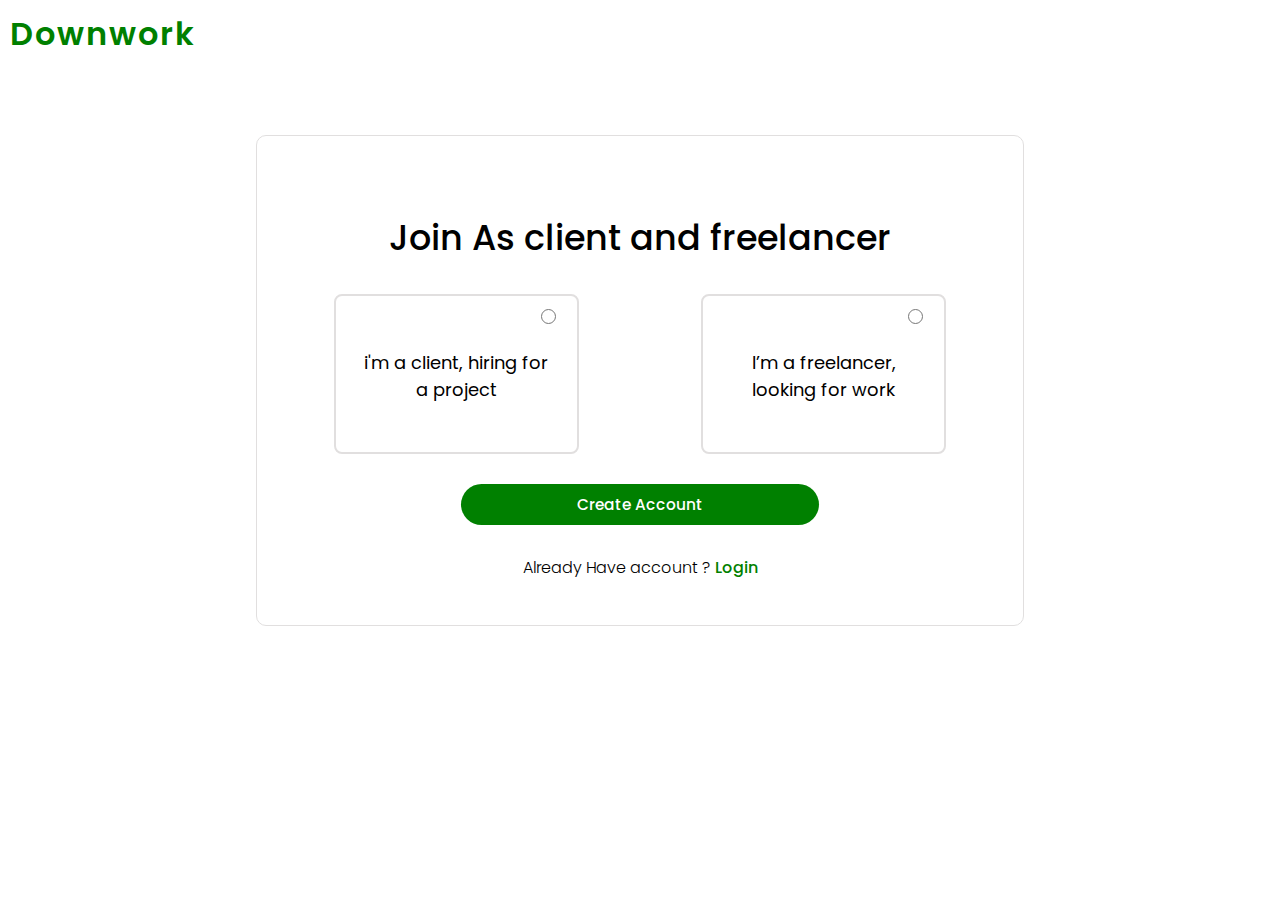
<file: index.html/Account.html>
<!DOCTYPE html>
<html lang="en">

<head>
    <meta charset="UTF-8">
    <meta name="viewport" content="width=device-width, initial-scale=1.0">
    <title title="Create Account - on DownWork">Create Account - on DownWork</title>
    <link rel="preconnect" href="https://fonts.googleapis.com">
    <link rel="preconnect" href="https://fonts.gstatic.com" crossorigin>
    <link rel="stylesheet" href="account.css">

    <link
        href="https://fonts.googleapis.com/css2?family=Bruno+Ace+SC&family=Kanit:ital@1&family=Poppins:ital,wght@0,300;0,500;0,600;0,800;1,400;1,900&family=Roboto:wght@100&display=swap"
        rel="stylesheet">
</head>

<body>
    <header>
        <div class="logo">
            <a href="index.html">
                <h2>Downwork</h2>
            </a>
        </div>
    </header>
    <main>
        <div class="container">
            <div class="box">
                <div class="heading">
                    <h3>Join As client and freelancer</h3>
                </div>
                <div class="radio-group">
                    <div class="radio-contaoner">
                        <label for="client" class="label-one" >
                            <div class="input-box"> <input type="radio" id="client" name="create-account" ></div>

                            <h4> i'm a client, hiring for a project</h4>


                        </label>
                        <label for="freelancer" class="label-two">
                            <div class="input-box"> <input type="radio" id="freelancer" name="create-account"></div>

                            <h4>
                                I’m a freelancer, looking for work
                                </h4>


                        </label>
                    </div>



                </div>
                <div class="btn-section">
                    <span class="signup"><a href="#">Create Account</a></span>
                    <span class="client-acc"><a href="clientsignup.html">Join as client</a></span>
                    <span class="freelancer-acc"><a href="signup.html">Apply As freelancer</a></span>

                </div>
                <div class="login">Already Have account ? <span><a href="login.html">Login</a></span></div>
            </div>


        </div>
    </main>


    <script>
        const clientBox = document.querySelector(".label-one");
        const freelancerBox = document.querySelector(".label-two");
        const clientopt = document.querySelector(".client-acc");
        const freelancerOpt = document.querySelector(".freelancer-acc");
        const createAccOpt = document.querySelector(".signup");
        const btnBox = document.querySelector(".Btn-section")
        clientBox.addEventListener("click", () => {

            createAccOpt.style.display = "none";
            clientopt.style.display = "block";
            freelancerOpt.style.display = "none";


        })
        freelancerBox.addEventListener("click", () => {
            freelancerOpt.style.display = "block"
            createAccOpt.style.display = "none"
            clientopt.style.display = "none"



        })


    </script>

</body>

</html>
</file>
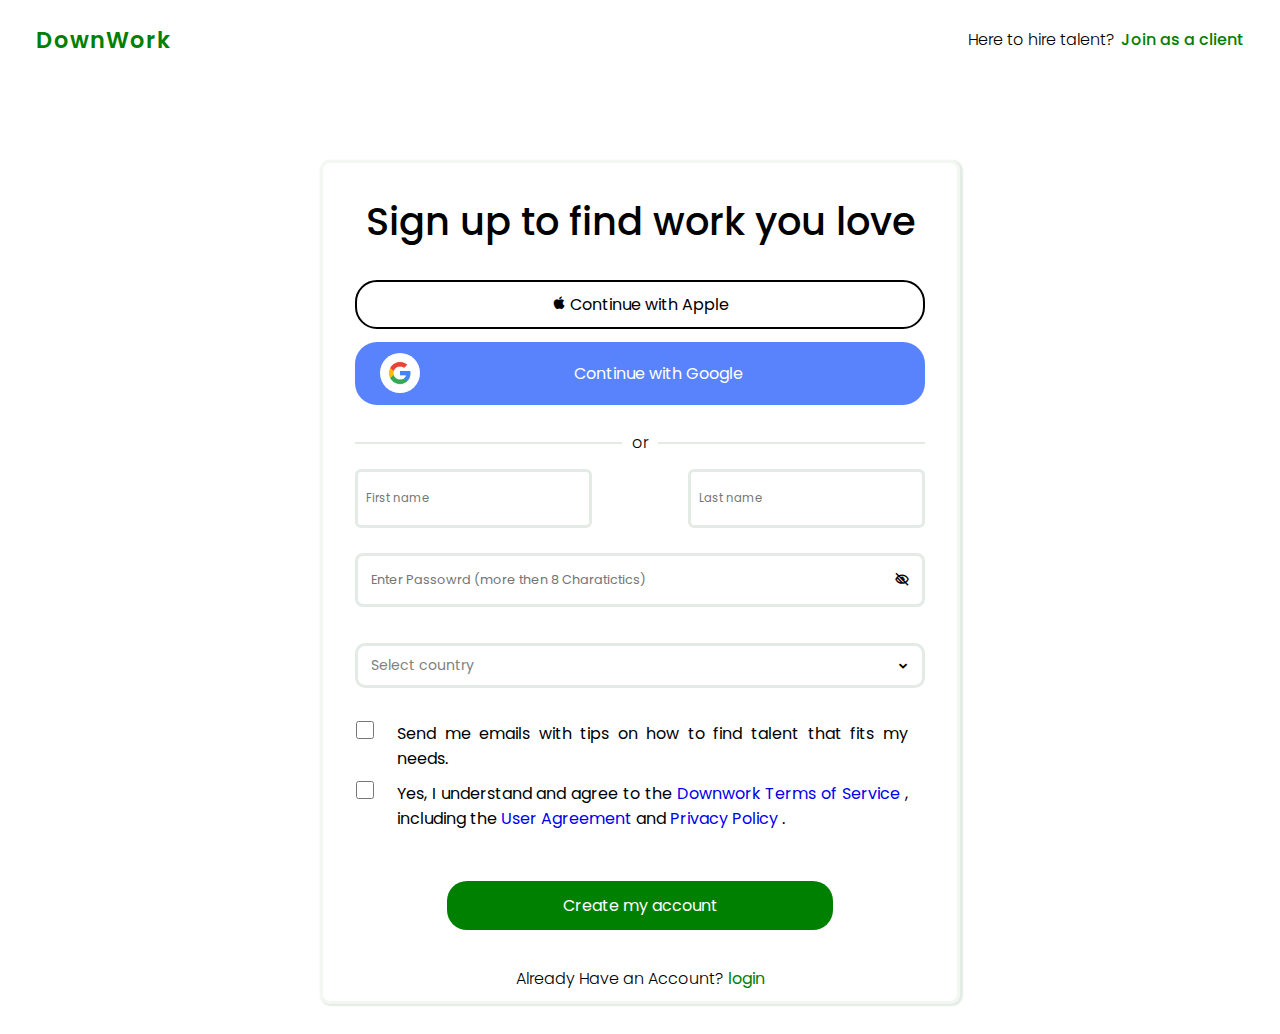
<file: index.html/clientsignup.html>
<!DOCTYPE html>
<html lang="en">

<head>
    <meta charset="UTF-8">
    <meta name="viewport" content="width=device-width, initial-scale=1.0">
    <title title="Create An Account - DownWork">Create An Account - DownWork</title>
    <link href='https://unpkg.com/boxicons@2.1.4/css/boxicons.min.css' rel='stylesheet'>

    <link rel="preconnect" href="https://fonts.googleapis.com">
    <link rel="preconnect" href="https://fonts.gstatic.com" crossorigin>
    <link
        href="https://fonts.googleapis.com/css2?family=Bruno+Ace+SC&family=Kanit:ital@1&family=Poppins:ital,wght@0,300;0,500;0,600;0,800;1,400;1,900&family=Roboto:wght@100&display=swap"
        rel="stylesheet">
    <link href='https://unpkg.com/boxicons@2.1.4/css/boxicons.min.css' rel='stylesheet'>
    <link rel="stylesheet" href="singup.css">
</head>


<body>
    <header>
        <nav>
            <div class="left-side"><a href="index.html">DownWork</a></div>
            <div class="right-side"> Here to hire talent? <span><a href="signup.html">Join as a client</a></span>
            </div>
        </nav>
    </header>
    <main>
        <div class="contaniner">
            <div class="box">
                <div class="heading">
                    <h2>Sign up to find  work you love</h2>
                </div>
                <div class="apple">
                    <span><i class='bx bxl-apple'></i></span>
                    <a href="#">Continue with Apple</a>
                </div>
                <div class="google">
                    <div class="img-box">
                        <div class="img">
                            <img src="images/google.2.png" alt="">
                        </div>
                    </div>
                    <div class="btn"><a href="#">Continue with Google</a></div>
                </div>
                <div class="line"><span>or</span></div>
                <div class="personal-info">
                    <div class="input-box1">
                        <input type="text" name="first-name" id="personal-info" placeholder="First name">
                    </div>
                    <div class="input-box2">
                        <input type="text" name="last-name" id="personal-info" placeholder="Last name">
                    </div>
                </div>
                <div class="email-box">
                    <div class="input-box">
                        <input type="password" id="password" placeholder="Enter Passowrd (more then 8 Charatictics)">
                        <div class="icon-box" onclick="togglePassword()">

                            <span class="close-eye"><i class='bx bx-low-vision'></i></span>
                            <span class="open-eye"><i class='bx bx-show'></i></span>

                        </div>

                    </div>
                </div>
                <div class="select-box">

                    <div class="select-country">
                        <span>Select country</span>
                        <i class='bx bxs-chevron-down drop-down drop-down-icon'></i>
                    </div>
                    <div class="wrapper">
                        <div class="search-box">
                            <i class='bx bx-search'></i>
                            <input type="text" placeholder="Search">
                        </div>
                        <div class="country-name">
                            <li>Pakistan</li>
                            <li>Pakistan</li>
                            <li>Pakistan</li>
                            <li>Pakistan</li>
                            <li>Pakistan</li>
                            <li>Pakistan</li>
                            <li>Pakistan</li>
                            <li>Pakistan</li>
                            
                            
                        </div>
                    </div>


                </div>
                <div class="check-box">
                    <div class="content-box-check-box">
                        <input type="checkbox" id="check-box">
                        <div class="check-box-heading">
                            <h3>Send me emails with tips on how to find talent that fits my
                                needs.</h3>
                        </div>
                    </div>
                    <div class="content-box-check-box">
                        <input type="checkbox" id="check-box">
                        <div class="check-box-heading">
                            <h3>Yes, I understand and agree to the <a href="#">Downwork Terms of
                                    Service</a> , including the <a href="#">User Agreement</a> and <a href="#">Privacy
                                    Policy</a> .</h3>
                        </div>
                    </div>


                </div>

                <div class="create-account">
                    <span class="green-btn"><a href="#">Create my account</a></span>


                </div>
                <div class="already-account">
                    <span>Already Have an Account? <a href="login.html">login</a></span>
                </div>



            </div>
        </div>
    </main>
    <script>
        function togglePassword() {

            let CloseEye = document.querySelector(".close-eye");
            let OpenEye = document.querySelector(".open-eye");
            let ShowPassword = document.querySelector("#password");
            if (ShowPassword.type == "password") {
                ShowPassword.type = "Text"
                CloseEye.style.display = "None"
                OpenEye.style.display = "Block"


            } else {
                ShowPassword.type = "password"
                CloseEye.style.display = "Block"
                OpenEye.style.display = "None"

            }


        }


        let selectCountryBox = document.querySelector(".select-box");
        let seletBtn = document.querySelector(".select-country");
        
        let countries = ["Pakistan", "UAE", "USA", "India", "Afghanistan", "Chaina", "Canada", "Farance"];
        let option = document.querySelector(".country-name")

        function addCountry(){
            countries.forEach(country =>{
                console.log(country)               
                
            })
        }


        
        seletBtn.addEventListener("click",()=>{
            selectCountryBox.classList.toggle("active")
        })
        







    </script>

</body>


</html>
</file>
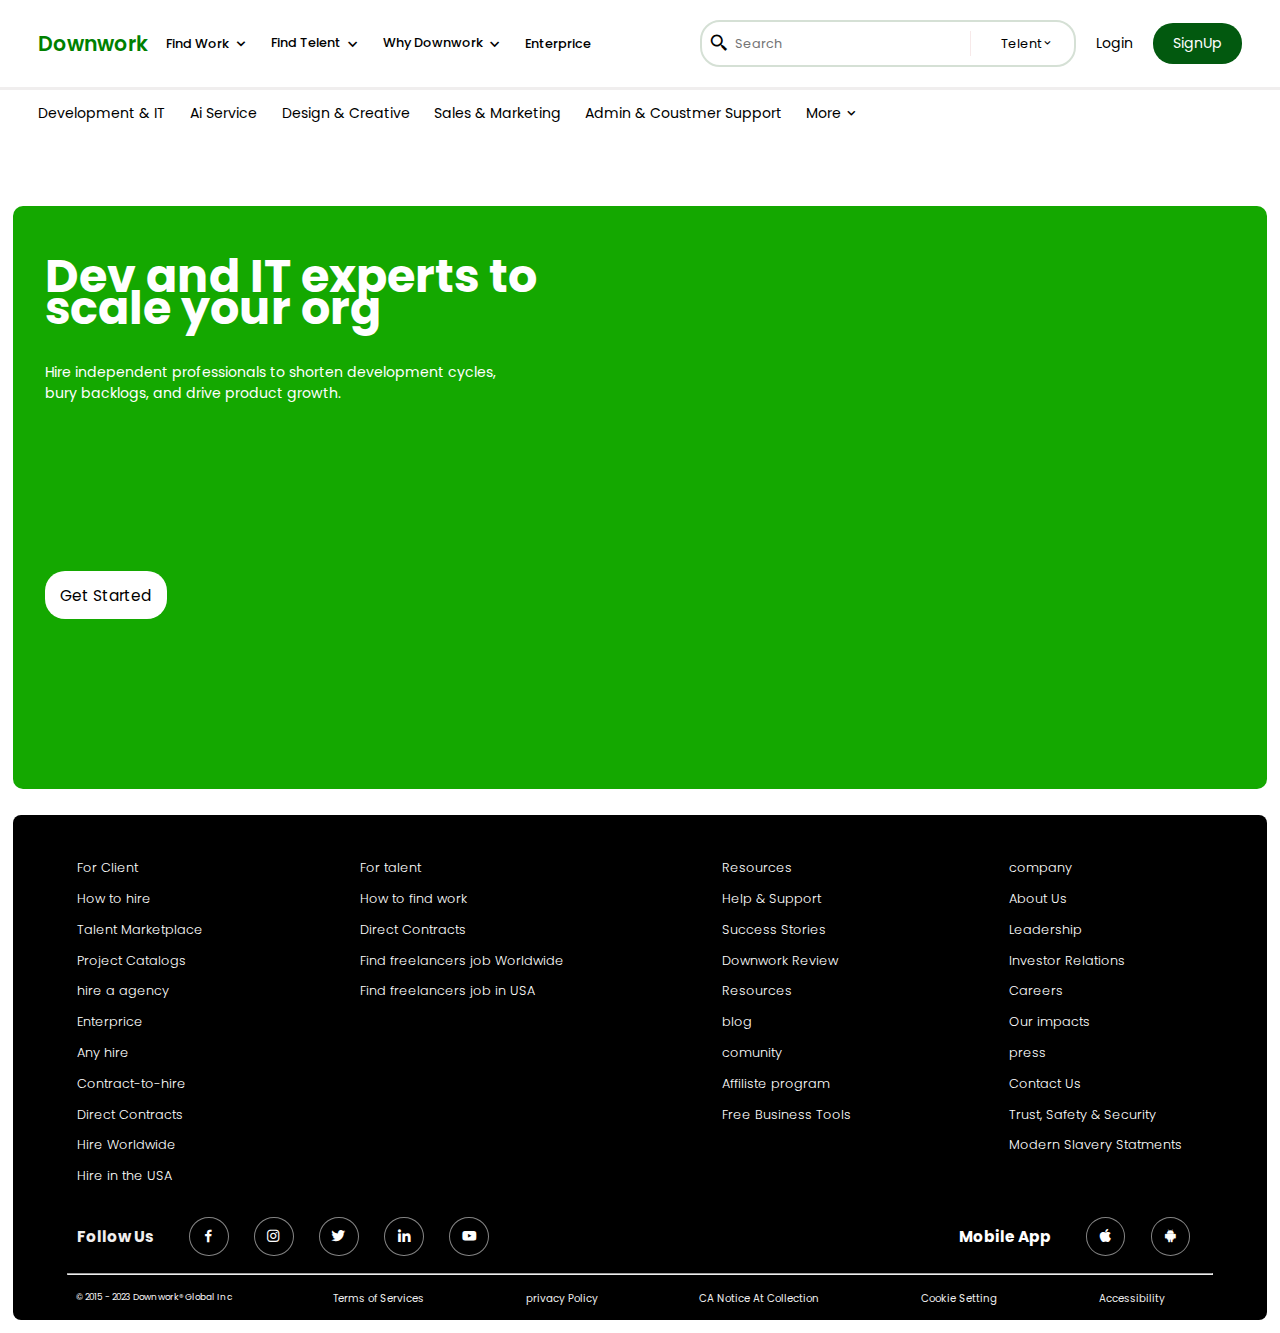
<file: index.html/development.html>
<!DOCTYPE html>
<html lang="en">

<head>
    <meta charset="UTF-8">
    <meta http-equiv="X-UA-Compatible" content="IE=edge">
    <meta name="viewport" content="width=device-width, initial-scale=1.0">
    <title title="Top Development & IT Experts For Hire in 2023">Top Development & IT Experts For Hire in 2023</title>
    <link rel="stylesheet" href="style.css">
    <link rel="preconnect" href="https://fonts.googleapis.com">
    <link rel="preconnect" href="https://fonts.gstatic.com" crossorigin>
    <link
        href="https://fonts.googleapis.com/css2?family=Bruno+Ace+SC&family=Kanit:ital@1&family=Poppins:ital,wght@0,300;0,500;0,600;0,800;1,400;1,900&family=Roboto+Mono:ital,wght@0,200;1,100;1,200;1,300&family=Roboto:wght@100&display=swap"
        rel="stylesheet">
    <link rel="preconnect" href="https://fonts.googleapis.com">
    <link rel="preconnect" href="https://fonts.gstatic.com" crossorigin>
    <link
        href="https://fonts.googleapis.com/css2?family=Bruno+Ace+SC&family=Kanit:ital@1&family=Poppins:ital,wght@0,300;0,500;0,600;0,800;1,400;1,900&family=Roboto:wght@100&display=swap"
        rel="stylesheet">
    <link href='https://unpkg.com/boxicons@2.1.4/css/boxicons.min.css' rel='stylesheet'>
</head>

<body>
    <header>
        <nav class="navbar">
            <div class="left-side-navbar">
                <div class="logo"><a href="index.html">Downwork</a>
                    <div class="sub-menu-bar">
                        <div class="left-side-sub-menu-bar"></div>
                    </div>
                </div>
                <h4 class="first-opt">Find Work <i class='bx bx-chevron-down'></i>
                    <div class="drop-down-menu">
                        <div class="container-box">
                            <div class="left-side">
                                <a class="first-a-tag" href="#">Talent Marketplace <i
                                        class='bx bx-chevron-left'></i></a>
                                <a class="second-tag" href="#">Talent Marketplace <i class='bx bx-chevron-left'></i></a>
                                <a href="#">Talent Marketplace <i class='bx bx-chevron-left'></i></a>
                            </div>
                            <div class="flex-box">
                                <div class="left-side-flex-box">


                                    <div class="heading-box-first-column">
                                        <h2>Talent marketplace <Sup>TM</Sup></h2>
                                    </div>
                                    <div class="para-box-first-column">
                                        <p>Learn about working with talent or explore your
                                            specific
                                            hiring needs.</p>
                                    </div>
                                    <div class="link-box-first-column"><a href="#">Hire on
                                            talent
                                            marketplaces </a>
                                        <div class="icon-box"><i class='bx bx-chevron-left'></i></div>
                                    </div>

                                </div>
                                <div class="right-side-flex-box">
                                    <div class="list-item">
                                        <ul>
                                            <li><a href="#">Development & IT</a></li>
                                            <li><a href="#">Design & Creative</a></li>
                                            <li><a href="#">Sales & Marketing</a></li>
                                            <li><a href="#">Write & Transalation</a></li>
                                            <li><a href="#">Admin & Coustmer Service</a></li>
                                            <li><a href="#">Finance & Accounting</a></li>
                                            <li><a href="#">Write & Transalation</a></li>
                                            <li><a href="#">Admin & Coustmer Service</a></li>
                                            <li><a href="#">Finance & Accounting</a></li>

                                        </ul>

                                    </div>

                                </div>
                            </div>
                </h4>
                <h4 class="second-opt">Find Telent <i class='bx bx-chevron-down'></i>
                    <div class="drop-down-menu">
                        <div class="container-box">
                            <div class="three-boxs">
                                <div class="box">
                                    <div class="heading">Top Skilles</div>
                                    <div class="para">
                                        <p>Lorem ipsum dolor sit amet consectetur adipisicing elit. Veritatis, libero?
                                        </p>
                                    </div>
                                </div>
                                <div class="box">
                                    <div class="heading">Top Skilles</div>
                                    <div class="para">
                                        <p>Lorem ipsum dolor sit amet consectetur adipisicing elit. Veritatis, libero?
                                        </p>
                                    </div>
                                </div>
                                <div class="box">
                                    <div class="heading">Top Skilles</div>
                                    <div class="para">
                                        <p>Lorem ipsum dolor sit amet consectetur adipisicing elit. Veritatis, libero?
                                        </p>
                                    </div>
                                </div>
                            </div>
                        </div>

                    </div>


                </h4>
                <h4 class="third-opt">Why Downwork <i class='bx bx-chevron-down'></i>
                    <div class="drop-down-menu">
                        <div class="container-box">
                            <div class="box-one">
                                <div class="col-one-box-one"><a href="#">
                                        <div class="heading">
                                            <h5>Success Stories</h5>
                                        </div>
                                        <div class="para">
                                            <p>Lorem ipsum dolor sit amet consectetur adipisicing elit.</p>
                                        </div>
                                    </a></div>
                                <div class="col-one-box-one"><a href="#">
                                        <div class="heading">
                                            <h5>How To Hire</h5>
                                        </div>
                                        <div class="para">
                                            <p>Lorem ipsum dolor sit amet consectetur adipisicing elit.</p>
                                        </div>
                                    </a></div>
                            </div>
                            <div class="box-two">
                                <div class="col-one-box-two"><a href="#">
                                        <div class="heading">
                                            <h5>Reviews</h5>
                                        </div>
                                        <div class="para">
                                            <p>Lorem ipsum dolor sit amet consectetur adipisicing elit.</p>
                                        </div>
                                    </a></div>
                                <div class="col-one-box-two"><a href="#">
                                        <div class="heading">
                                            <h5>How To Find Work</h5>
                                        </div>
                                        <div class="para">
                                            <p>Lorem ipsum dolor sit amet consectetur adipisicing elit.</p>
                                        </div>
                                    </a></div>
                            </div>
                            <div class="box-three">
                                <div class="main-heading">Where Work get Done</div>
                                <div class="col-one-box-three">
                                    <div class="heading">Guide</div>
                                    <p>Get started as freelancer</p>
                                </div>
                                <div class="col-one-box-three">
                                    <div class="heading">Guide</div>
                                    <p>Get started as freelancer</p>
                                </div>
                                <div class="col-one-box-three">
                                    <div class="heading">Guide</div>
                                    <p>Get started as freelancer</p>
                                </div>
                            </div>
                        </div>
                    </div>


                </h4>
                <h4 class="fourth-opt"><a href="enterprince.html">Enterprice</a></h4>

            </div>
            <div class="right-side-navbar">
                <div class="search-box">

                    <div class="input-box">
                        <div class="search-icon"><i class='bx bx-search-alt-2'></i></div>
                        <input type="search" placeholder="Search ">
                    </div>
                    <div class="line"></div>
                    <div class="telent-box"><h6>Telent  <div class="icon-box-telent-box"><i class='bx bx-chevron-down'></i></div></h6>
                        <div class="drop-down-box-telet-box">
                            <div class="three-opt">
                                <div class="opt">
                                    <div class="icon-box"><i class='bx bxs-user'></i></div>
                                    <div class="heading">Talent
                                        <div class="para">Lorem ipsum dolor sit amet.</div>
                                    </div>

                                </div>
                                <div class="opt">
                                    <div class="icon-box"><i class='bx bxs-user-check'></i></div>
                                    <div class="heading">Project
                                        <div class="para">Lorem ipsum dolor sit, amet.</div>
                                    </div>

                                </div>
                                <div class="opt">
                                    <div class="icon-box"><i class='bx bx-box'></i></div>
                                    <div class="heading">Jobs
                                        <div class="para">Lorem ipsum dolor sit amet.</div>
                                    </div>

                                </div>

                            </div>
                        </div>
                       

                    </div>


                </div>

                <button><a href="login.html">Login</a></button>
                <button class="green-btn"><a href="Account.html">SignUp</a></button>


            </div>
        </nav>
        <div class="secondry-navbar">
            <h4><a href="development.html">Development & IT</a></h4>
            <h4><a href="#">Ai Service</a></h4>
            <h4><a href="#">Design & Creative</a></h4>
            <h4><a href="#">Sales & Marketing</a></h4>
            <h4><a href="#">Admin & Coustmer Support</a></h4>
            <h4 class="more-opt">More <i class='bx bx-chevron-down'></i>
                <div class="drop-down-menu-more">
                    <div class="content-box">
                        <ul>
                            <li><a href="#">Writing and Transalation</a></li>
                            <li><a href="#">Finance and Account</a></li>
                            <li><a href="#">HR & training</a></li>
                            <li><a href="#">Legal</a></li>
                            <li><a href="#">Engineering & Architecture</a></li>
                            <li><a href="#">See more Specialists</a></li>

                        </ul>
                    </div>
                </div>
            </h4>
        </div>

    </header>

    <main class="development-main">
        <div class="big-container">
            <div class="green-box-development-main">
                <div class="left-side-development-main">
                    <div class="content-box-left-side-Dm">
                        <div class="main-heading-Dm">
                            <h3>Dev and IT experts to scale your org</h3>

                        </div>
                        <div class="para-Dm">
                            <p>Hire independent professionals to shorten development cycles, bury backlogs, and drive
                                product growth.</p>
                        </div>
                       <button class="small-white-btn"><a href="Account.html">Get Started</a></button>
                    </div>

                </div>
                <div class="right-side-development-main">
                    <div class="img"></div>
                </div>
            </div>
        </div>
    </main>
    <footer>
        <div class="footer-contanir">
            <div class="footer-content-box">
                <div class="list">
                    <ul>
                        <li><a href="#">For Client</a></li>
                        <li><a href="#">How to hire</a></li>
                        <li><a href="#">Talent Marketplace</a></li>
                        <li><a href="#">Project Catalogs</a></li>
                        <li><a href="#">hire a agency</a></li>
                        <li><a href="#">Enterprice</a></li>
                        <li><a href="#">Any hire</a></li>
                        <li><a href="#">Contract-to-hire</a></li>
                        <li><a href="#">Direct Contracts</a></li>
                        <li><a href="#">Hire Worldwide</a></li>
                        <li><a href="#">Hire in the USA</a></li>
                    </ul>
                </div>
                <div class="list">
                    <ul>
                        <li><a href="#">For talent</a></li>
                        <li><a href="#">How to find work</a></li>
                        <li><a href="#">Direct Contracts</a></li>
                        <li><a href="#">Find freelancers job Worldwide</a></li>
                        <li><a href="#">Find freelancers job in USA</a></li>
                    </ul>
                </div>
                <div class="list">
                    <ul>
                        <li><a href="#">Resources</a></li>
                        <li><a href="#">Help & Support</a></li>
                        <li><a href="#">Success Stories</a></li>
                        <li><a href="#">Downwork Review</a></li>
                        <li><a href="#">Resources</a></li>
                        <li><a href="#">blog</a></li>
                        <li><a href="#">comunity</a></li>
                        <li><a href="#">Affiliste program</a></li>
                        <li><a href="#">Free Business Tools</a></li>
                    </ul>
                </div>
                <div class="list">
                    <ul>
                        <li><a href="#">company</a></li>
                        <li><a href="#">About Us</a></li>
                        <li><a href="#">Leadership</a></li>
                        <li><a href="#">Investor Relations</a></li>
                        <li><a href="#">Careers</a></li>
                        <li><a href="#">Our impacts</a></li>
                        <li><a href="#">press</a></li>
                        <li><a href="#">Contact Us</a></li>
                        <li><a href="#">Trust, Safety & Security</a></li>
                        <li><a href="#">Modern Slavery Statments</a></li>
                    </ul>
                </div>
            </div>
            <div class="second-links">
                <div class="social-media-links">
                    <h3>Follow Us</h3>
                    <div class="icon-box">
                        <a href="#"><i class='bx bxl-facebook' title="Vist Downwork on Facebook"
                                style='color:#ffffff'></i></i></a>
                        <a href="#"><i class='bx bxl-instagram' style='color:#ffffff'
                                title="Vist Downwork on instagram"></i> </i></a>
                        <a href="#"><i class='bx bxl-twitter' style='color:#ffffff'
                                title="Vist Downwork on Twitter"></i></i></a>
                        <a href="#"><i class='bx bxl-linkedin' style='color:#ffffff'
                                title="Vist Downwork on linkedin"></i></a>
                        <a href="#"><i class='bx bxl-youtube' style='color:#ffffff'
                                title="Watch Downwork video on youtube"></i></a>
                    </div>

                </div>
                <div class="mobile-app">
                    <h3>Mobile App</h3>
                    <div class="icon-box">
                        <a href="#"><i class='bx bxl-apple' style='color:#ffffff'
                                title="Download Downwork for itune"></i></a>
                        <a href="#"><i class='bx bxl-android' style='color:#ffffff'
                                title="Download Downwork for Android"></i></a>
                    </div>


                </div>

            </div>
            <hr>
            <div class="copy-right">
                <ul>
                    <li>© 2015 - 2023 Downwork® Global Inc</li>
                    <li><a href="#">Terms of Services</a></li>
                    <li><a href="#">privacy Policy</a></li>
                    <li><a href="#">CA Notice At Collection</a></li>
                    <li><a href="#">Cookie Setting</a></li>
                    <li><a href="#">Accessibility</a></li>
                </ul>
            </div>

        </div>
    </footer>

















    <script src="main.js"></script>
</body>

</html>
</file>
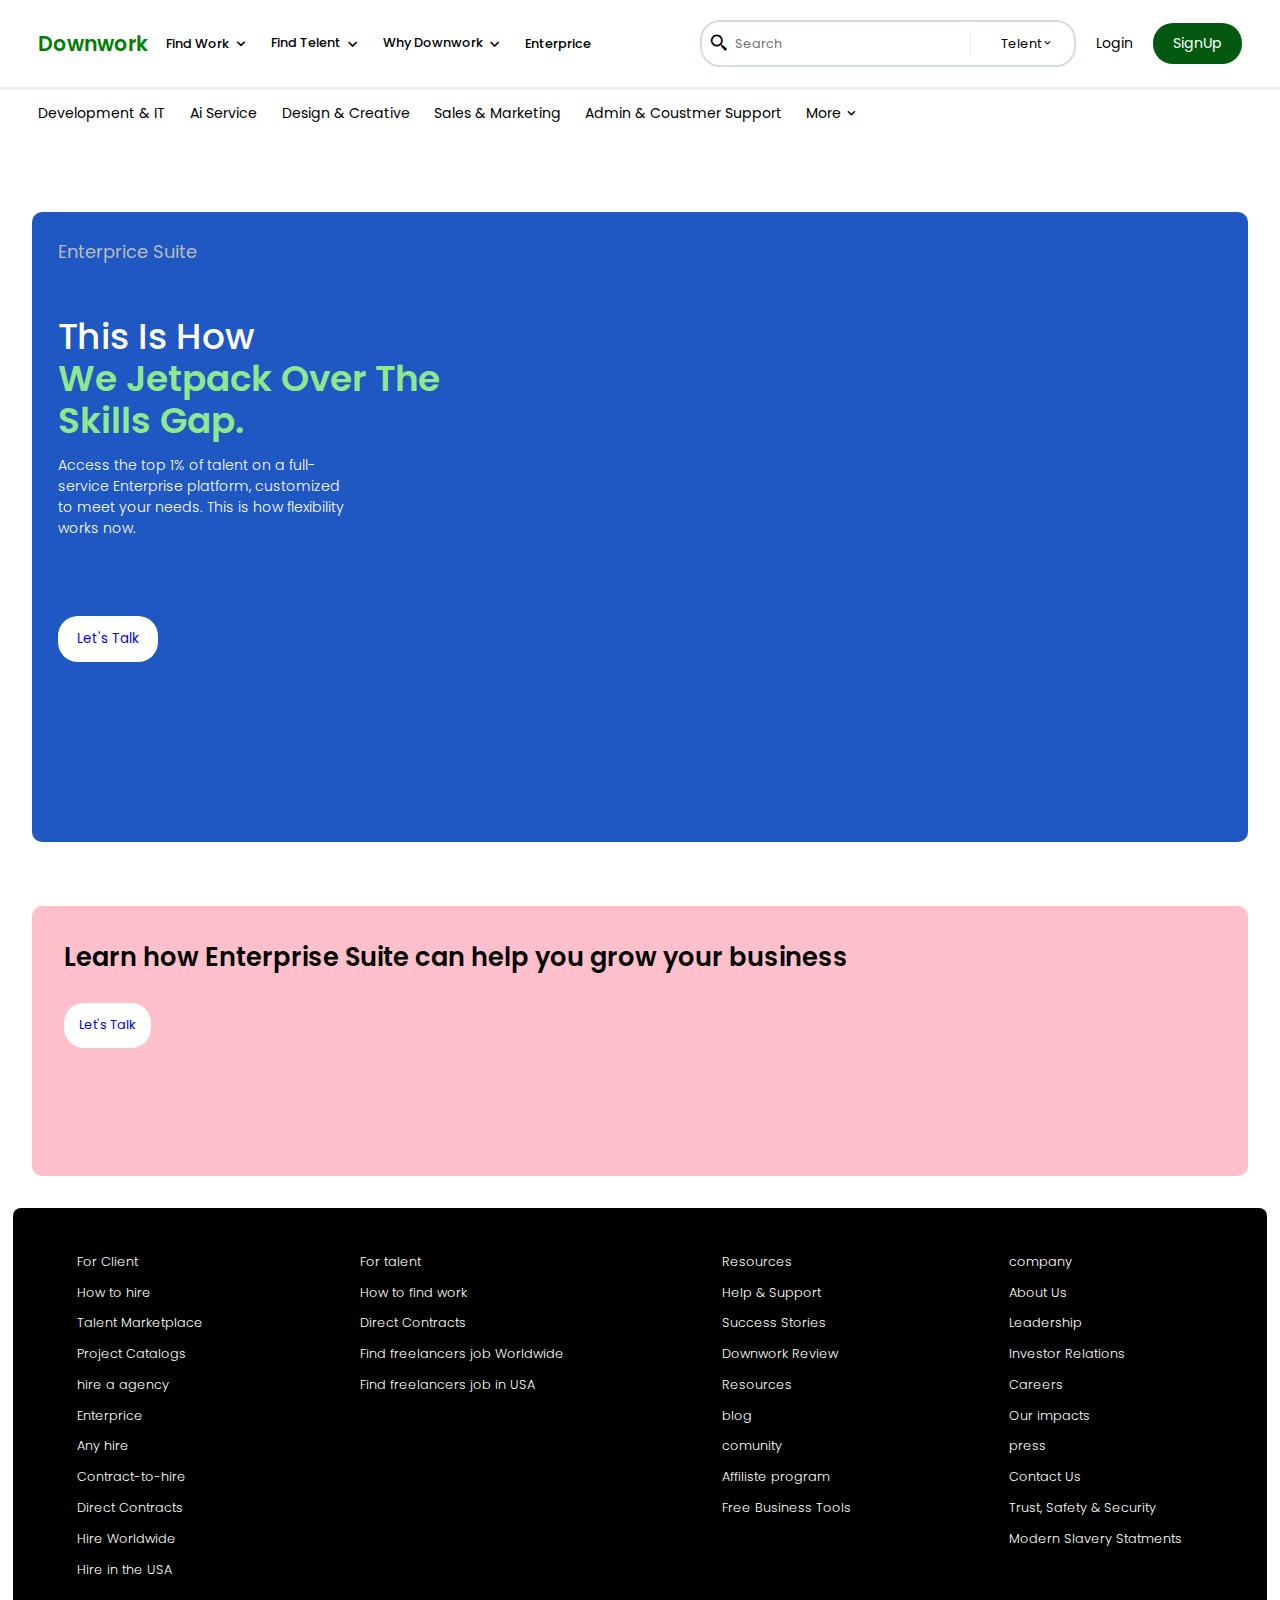
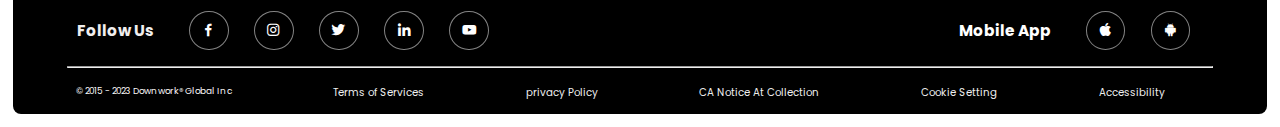
<file: index.html/enterprince.html>
<!DOCTYPE html>
<html lang="en">

<head>
    <meta charset="UTF-8">
    <meta http-equiv="X-UA-Compatible" content="IE=edge">
    <meta name="viewport" content="width=device-width, initial-scale=1.0">
    <title title="Downwork Enterprice Hybrid Word">Downwork Enterprice Hybrid Word</title>
    <link rel="stylesheet" href="style.css">
    <link rel="preconnect" href="https://fonts.googleapis.com">
    <link rel="preconnect" href="https://fonts.gstatic.com" crossorigin>
    <link
        href="https://fonts.googleapis.com/css2?family=Bruno+Ace+SC&family=Kanit:ital@1&family=Poppins:ital,wght@0,300;0,500;0,600;0,800;1,400;1,900&family=Roboto+Mono:ital,wght@0,200;1,100;1,200;1,300&family=Roboto:wght@100&display=swap"
        rel="stylesheet">
    <link rel="preconnect" href="https://fonts.googleapis.com">
    <link rel="preconnect" href="https://fonts.gstatic.com" crossorigin>
    <link
        href="https://fonts.googleapis.com/css2?family=Bruno+Ace+SC&family=Kanit:ital@1&family=Poppins:ital,wght@0,300;0,500;0,600;0,800;1,400;1,900&family=Roboto:wght@100&display=swap"
        rel="stylesheet">
    <link href='https://unpkg.com/boxicons@2.1.4/css/boxicons.min.css' rel='stylesheet'>
</head>

<body>
    <header>
        <nav class="navbar">
            <div class="left-side-navbar">
                <div class="logo"><a href="index.html">Downwork</a>
                    <div class="sub-menu-bar">
                        <div class="left-side-sub-menu-bar"></div>
                    </div>
                </div>
                <h4 class="first-opt">Find Work <i class='bx bx-chevron-down'></i>
                    <div class="drop-down-menu">
                        <div class="container-box">
                            <div class="left-side">
                                <a class="first-a-tag" href="#">Talent Marketplace <i
                                        class='bx bx-chevron-left'></i></a>
                                <a class="second-tag" href="#">Talent Marketplace <i class='bx bx-chevron-left'></i></a>
                                <a href="#">Talent Marketplace <i class='bx bx-chevron-left'></i></a>
                            </div>
                            <div class="flex-box">
                                <div class="left-side-flex-box">


                                    <div class="heading-box-first-column">
                                        <h2>Talent marketplace <Sup>TM</Sup></h2>
                                    </div>
                                    <div class="para-box-first-column">
                                        <p>Learn about working with talent or explore your
                                            specific
                                            hiring needs.</p>
                                    </div>
                                    <div class="link-box-first-column"><a href="#">Hire on
                                            talent
                                            marketplaces </a>
                                        <div class="icon-box"><i class='bx bx-chevron-left'></i></div>
                                    </div>

                                </div>
                                <div class="right-side-flex-box">
                                    <div class="list-item">
                                        <ul>
                                            <li><a href="#">Development & IT</a></li>
                                            <li><a href="#">Design & Creative</a></li>
                                            <li><a href="#">Sales & Marketing</a></li>
                                            <li><a href="#">Write & Transalation</a></li>
                                            <li><a href="#">Admin & Coustmer Service</a></li>
                                            <li><a href="#">Finance & Accounting</a></li>
                                            <li><a href="#">Write & Transalation</a></li>
                                            <li><a href="#">Admin & Coustmer Service</a></li>
                                            <li><a href="#">Finance & Accounting</a></li>

                                        </ul>

                                    </div>

                                </div>
                            </div>
                </h4>
                <h4 class="second-opt">Find Telent <i class='bx bx-chevron-down'></i>
                    <div class="drop-down-menu">
                        <div class="container-box">
                            <div class="three-boxs">
                                <div class="box">
                                    <div class="heading">Top Skilles</div>
                                    <div class="para">
                                        <p>Lorem ipsum dolor sit amet consectetur adipisicing elit. Veritatis, libero?
                                        </p>
                                    </div>
                                </div>
                                <div class="box">
                                    <div class="heading">Top Skilles</div>
                                    <div class="para">
                                        <p>Lorem ipsum dolor sit amet consectetur adipisicing elit. Veritatis, libero?
                                        </p>
                                    </div>
                                </div>
                                <div class="box">
                                    <div class="heading">Top Skilles</div>
                                    <div class="para">
                                        <p>Lorem ipsum dolor sit amet consectetur adipisicing elit. Veritatis, libero?
                                        </p>
                                    </div>
                                </div>
                            </div>
                        </div>

                    </div>


                </h4>
                <h4 class="third-opt">Why Downwork <i class='bx bx-chevron-down'></i>
                    <div class="drop-down-menu">
                        <div class="container-box">
                            <div class="box-one">
                                <div class="col-one-box-one"><a href="#">
                                        <div class="heading">
                                            <h5>Success Stories</h5>
                                        </div>
                                        <div class="para">
                                            <p>Lorem ipsum dolor sit amet consectetur adipisicing elit.</p>
                                        </div>
                                    </a></div>
                                <div class="col-one-box-one"><a href="#">
                                        <div class="heading">
                                            <h5>How To Hire</h5>
                                        </div>
                                        <div class="para">
                                            <p>Lorem ipsum dolor sit amet consectetur adipisicing elit.</p>
                                        </div>
                                    </a></div>
                            </div>
                            <div class="box-two">
                                <div class="col-one-box-two"><a href="#">
                                        <div class="heading">
                                            <h5>Reviews</h5>
                                        </div>
                                        <div class="para">
                                            <p>Lorem ipsum dolor sit amet consectetur adipisicing elit.</p>
                                        </div>
                                    </a></div>
                                <div class="col-one-box-two"><a href="#">
                                        <div class="heading">
                                            <h5>How To Find Work</h5>
                                        </div>
                                        <div class="para">
                                            <p>Lorem ipsum dolor sit amet consectetur adipisicing elit.</p>
                                        </div>
                                    </a></div>
                            </div>
                            <div class="box-three">
                                <div class="main-heading">Where Work get Done</div>
                                <div class="col-one-box-three">
                                    <div class="heading">Guide</div>
                                    <p>Get started as freelancer</p>
                                </div>
                                <div class="col-one-box-three">
                                    <div class="heading">Guide</div>
                                    <p>Get started as freelancer</p>
                                </div>
                                <div class="col-one-box-three">
                                    <div class="heading">Guide</div>
                                    <p>Get started as freelancer</p>
                                </div>
                            </div>
                        </div>
                    </div>


                </h4>
                <h4 class="fourth-opt"><a href="enterprince.html">Enterprice</a></h4>

            </div>
            <div class="right-side-navbar">
                <div class="search-box">

                    <div class="input-box">
                        <div class="search-icon"><i class='bx bx-search-alt-2'></i></div>
                        <input type="search" placeholder="Search ">
                    </div>
                    <div class="line"></div>
                    <div class="telent-box"><h6>Telent  <div class="icon-box-telent-box"><i class='bx bx-chevron-down'></i></div></h6>
                        <div class="drop-down-box-telet-box">
                            <div class="three-opt">
                                <div class="opt">
                                    <div class="icon-box"><i class='bx bxs-user'></i></div>
                                    <div class="heading">Talent
                                        <div class="para">Lorem ipsum dolor sit amet.</div>
                                    </div>

                                </div>
                                <div class="opt">
                                    <div class="icon-box"><i class='bx bxs-user-check'></i></div>
                                    <div class="heading">Project
                                        <div class="para">Lorem ipsum dolor sit, amet.</div>
                                    </div>

                                </div>
                                <div class="opt">
                                    <div class="icon-box"><i class='bx bx-box'></i></div>
                                    <div class="heading">Jobs
                                        <div class="para">Lorem ipsum dolor sit amet.</div>
                                    </div>

                                </div>

                            </div>
                        </div>
                       

                    </div>


                </div>

                <button><a href="login.html">Login</a></button>
                <button class="green-btn"><a href="Account.html">SignUp</a></button>


            </div>
        </nav>
        <div class="secondry-navbar">
            <h4><a href="development.html">Development & IT</a></h4>
            <h4><a href="#">Ai Service</a></h4>
            <h4><a href="#">Design & Creative</a></h4>
            <h4><a href="#">Sales & Marketing</a></h4>
            <h4><a href="#">Admin & Coustmer Support</a></h4>
            <h4 class="more-opt">More <i class='bx bx-chevron-down'></i>
                <div class="drop-down-menu-more">
                    <div class="content-box">
                        <ul>
                            <li><a href="#">Writing and Transalation</a></li>
                            <li><a href="#">Finance and Account</a></li>
                            <li><a href="#">HR & training</a></li>
                            <li><a href="#">Legal</a></li>
                            <li><a href="#">Engineering & Architecture</a></li>
                            <li><a href="#">See more Specialists</a></li>

                        </ul>
                    </div>
                </div>
            </h4>
        </div>

    </header>

    <main class="main-enterprice">
        <div class="big-container">
            <section class="section-one">
                <div class="blue-container">
                    <div class="left-side-blue-container">
                        <div class="content-box-left-side-blue-container">
                            <div class="top-heading"> Enterprice Suite </div>
                            <div class="main-heading">
                                <h3>This is How <br> <span>We Jetpack over the skills gap.</span></h3>
                            </div>
                            <div class="para">
                                <p>Access the top 1% of talent on a full-service Enterprise platform, customized to meet
                                    your needs. This is how flexibility works now.</p>
                            </div>
                            <button><a href="#">Let's Talk</a></button>
                        </div>
                    </div>
                    <div class="right-side-blue-container">
                       <div class="img"></div>
                    </div>
                </div>
            </section>
            <section class="section-two">
                <div class="pink-container">
                    <div class="left-side-pink-container">
                        <h3>Learn how Enterprise Suite can help you grow your business</h3>
                        <button class="small-btn"><a href="#">Let's Talk</a></button>
                    </div>
                    <div class="right-side-pink-container">
                        <div class="img"></div>
                    </div>
                </div>
            </section>

        </div>

    </main>
    <footer>
        <div class="footer-contanir">
            <div class="footer-content-box">
                <div class="list">
                    <ul>
                        <li><a href="#">For Client</a></li>
                        <li><a href="#">How to hire</a></li>
                        <li><a href="#">Talent Marketplace</a></li>
                        <li><a href="#">Project Catalogs</a></li>
                        <li><a href="#">hire a agency</a></li>
                        <li><a href="#">Enterprice</a></li>
                        <li><a href="#">Any hire</a></li>
                        <li><a href="#">Contract-to-hire</a></li>
                        <li><a href="#">Direct Contracts</a></li>
                        <li><a href="#">Hire Worldwide</a></li>
                        <li><a href="#">Hire in the USA</a></li>
                    </ul>
                </div>
                <div class="list">
                    <ul>
                        <li><a href="#">For talent</a></li>
                        <li><a href="#">How to find work</a></li>
                        <li><a href="#">Direct Contracts</a></li>
                        <li><a href="#">Find freelancers job Worldwide</a></li>
                        <li><a href="#">Find freelancers job in USA</a></li>
                    </ul>
                </div>
                <div class="list">
                    <ul>
                        <li><a href="#">Resources</a></li>
                        <li><a href="#">Help & Support</a></li>
                        <li><a href="#">Success Stories</a></li>
                        <li><a href="#">Downwork Review</a></li>
                        <li><a href="#">Resources</a></li>
                        <li><a href="#">blog</a></li>
                        <li><a href="#">comunity</a></li>
                        <li><a href="#">Affiliste program</a></li>
                        <li><a href="#">Free Business Tools</a></li>
                    </ul>
                </div>
                <div class="list">
                    <ul>
                        <li><a href="#">company</a></li>
                        <li><a href="#">About Us</a></li>
                        <li><a href="#">Leadership</a></li>
                        <li><a href="#">Investor Relations</a></li>
                        <li><a href="#">Careers</a></li>
                        <li><a href="#">Our impacts</a></li>
                        <li><a href="#">press</a></li>
                        <li><a href="#">Contact Us</a></li>
                        <li><a href="#">Trust, Safety & Security</a></li>
                        <li><a href="#">Modern Slavery Statments</a></li>
                    </ul>
                </div>
            </div>
            <div class="second-links">
                <div class="social-media-links">
                    <h3>Follow Us</h3>
                    <div class="icon-box">
                        <a href="#"><i class='bx bxl-facebook' title="Vist Downwork on Facebook"
                                style='color:#ffffff'></i></i></a>
                        <a href="#"><i class='bx bxl-instagram' style='color:#ffffff'
                                title="Vist Downwork on instagram"></i> </i></a>
                        <a href="#"><i class='bx bxl-twitter' style='color:#ffffff'
                                title="Vist Downwork on Twitter"></i></i></a>
                        <a href="#"><i class='bx bxl-linkedin' style='color:#ffffff'
                                title="Vist Downwork on linkedin"></i></a>
                        <a href="#"><i class='bx bxl-youtube' style='color:#ffffff'
                                title="Watch Downwork video on youtube"></i></a>
                    </div>

                </div>
                <div class="mobile-app">
                    <h3>Mobile App</h3>
                    <div class="icon-box">
                        <a href="#"><i class='bx bxl-apple' style='color:#ffffff'
                                title="Download Downwork for itune"></i></a>
                        <a href="#"><i class='bx bxl-android' style='color:#ffffff'
                                title="Download Downwork for Android"></i></a>
                    </div>


                </div>

            </div>
            <hr>
            <div class="copy-right">
                <ul>
                    <li>© 2015 - 2023 Downwork® Global Inc</li>
                    <li><a href="#">Terms of Services</a></li>
                    <li><a href="#">privacy Policy</a></li>
                    <li><a href="#">CA Notice At Collection</a></li>
                    <li><a href="#">Cookie Setting</a></li>
                    <li><a href="#">Accessibility</a></li>
                </ul>
            </div>

        </div>
    </footer>


    <script src="main.js"></script>

</body>

</html>
</file>
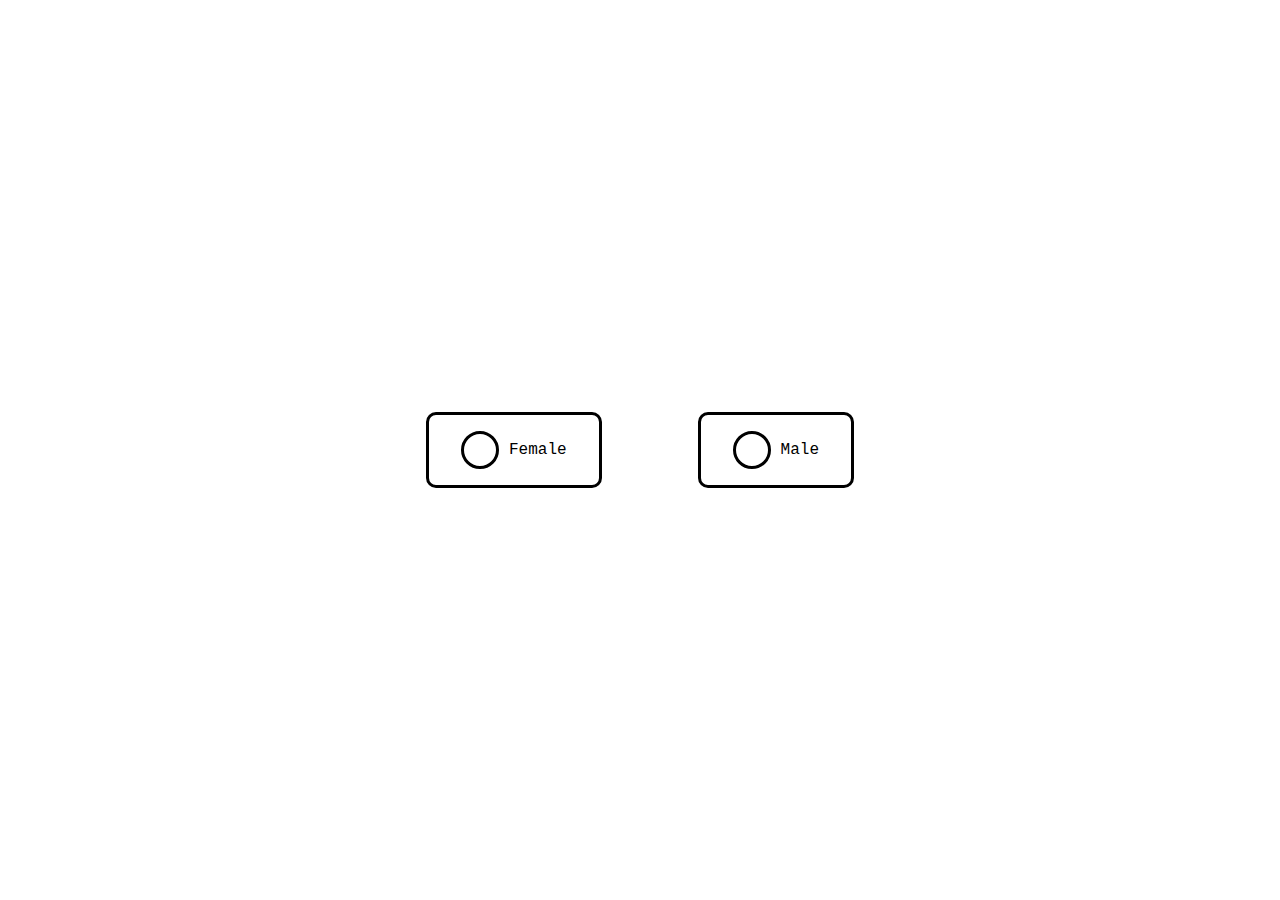
<file: index.html/example.html>
<!DOCTYPE html>
<html lang="en">
<head>
    <meta charset="UTF-8">
    <meta name="viewport" content="width=device-width, initial-scale=1.0">
    <title>Document</title>
    <style>
        *{
            margin: 0;
            padding: 0;
        }
        body{
            display: flex;
            justify-content: center;
            align-items: center;
            height: 100vh;
            width: 100vw;
        }
        input{
            display: none;
        }
        label {
            position: relative;
            display: inline-flex;
            border: 3px solid black;
            gap: 10px;
            margin: 0px 3rem;
            padding: 1em 2em;
            border-radius: 10px;
            align-items: center;
            font-family: 'Courier New', Courier, monospace;
            cursor: pointer;
        }
        label::before {
            content: "";
            height: 2em;
            width: 2em;
            border: 3px solid black;
            border-radius: 50%;
            

        }
        input:checked + label::before{
            width: 1em;
            height: 1em;
            border: 0.86em solid white;
            
        }
        input:checked + label{
            background-color: black;
            color: white;
        }
    </style>
</head>
<body>
    <input type="radio" name="Gender" id="female">
    <label for="female">Female</label>


    <input type="radio" name="Gender" id="male">
    <label for="male">Male</label>
</body>
</html>
</file>
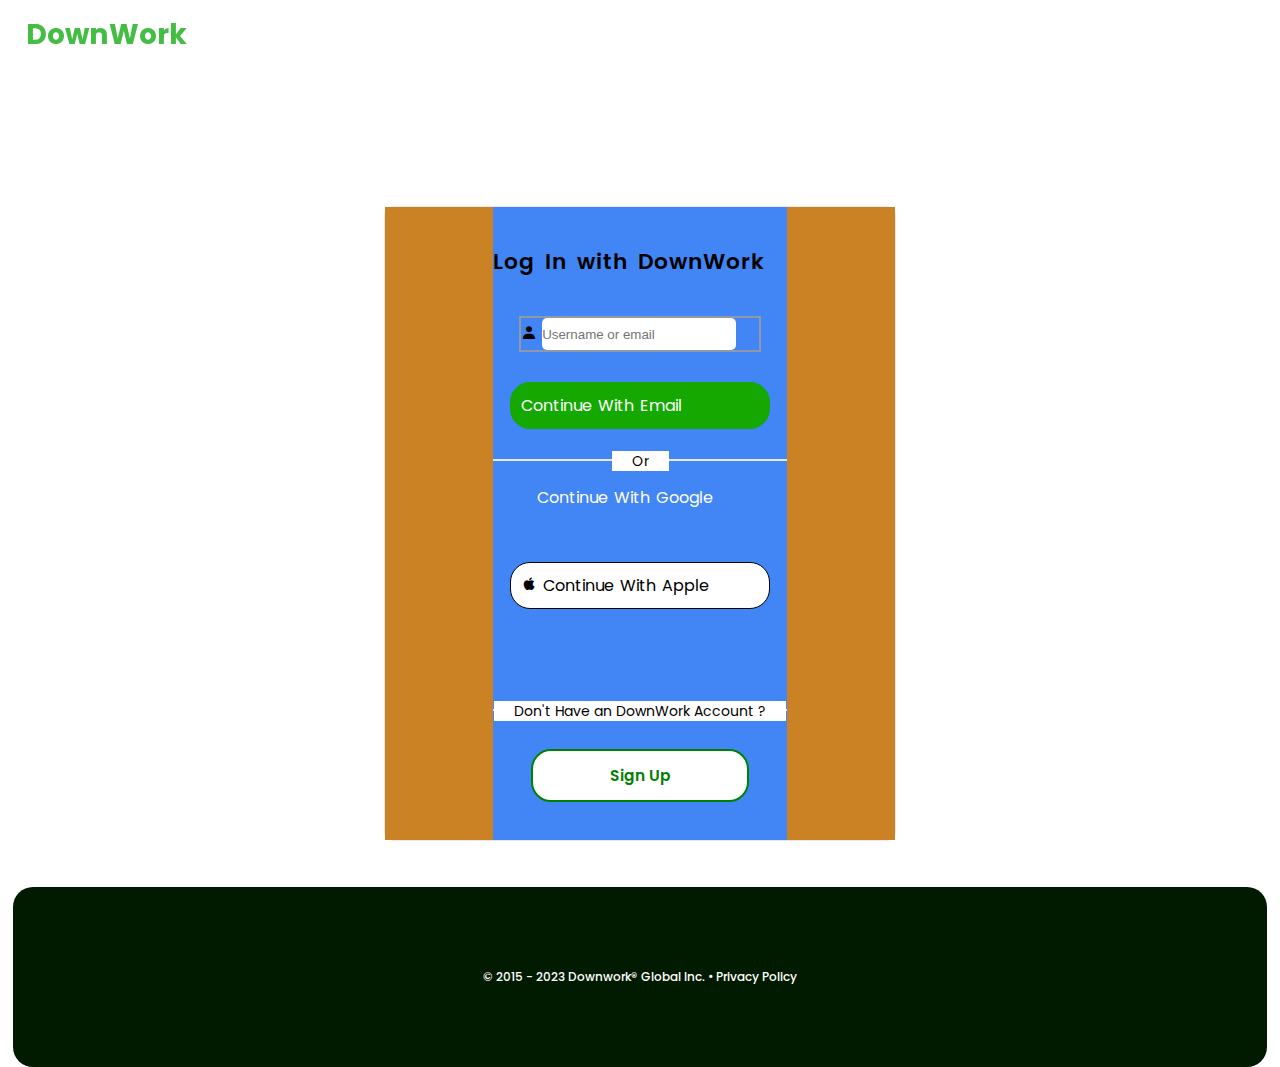
<file: index.html/login.html>
<!DOCTYPE html>
<html lang="en">

<head>
    <meta charset="UTF-8">
    <meta name="viewport" content="width=device-width, initial-scale=1.0">
    <title title="Login Your DownWork Account">Login - By DownWork </title>
    <link href='https://unpkg.com/boxicons@2.1.4/css/boxicons.min.css' rel='stylesheet'>


    <link rel="preconnect" href="https://fonts.googleapis.com">
    <link rel="preconnect" href="https://fonts.gstatic.com" crossorigin>
    <link
        href="https://fonts.googleapis.com/css2?family=Bruno+Ace+SC&family=Kanit:ital@1&family=Poppins:ital,wght@0,300;0,500;0,600;0,800;1,400;1,900&family=Roboto:wght@100&display=swap"
        rel="stylesheet">
    <link rel="stylesheet" href="login.css">
    <style>

    </style>
</head>

<body>
    <header>
        <div class="left-side">
            <div class="logo">
                <a href="index.html">DownWork</a>
            </div>
        </div>
    </header>
    <main>
        <div class="container">
            <div class="box">
                <div class="contant-box">
                    <div class="heading">Log In with DownWork</div>
                    <div class="email-box">
                        <div class="input-box">
                            <div class="icon-box"><span><i class='bx bxs-user'></i></span></div>


                            <input required type="email" placeholder="Username or email">
                        </div>


                    </div>
                    <div class="continue-btn-green">
                        <a href="#">Continue With Email</a>
                    </div>
                    <div class="line">
                        <span>Or</span>
                    </div>


                    <div class="continue-btn-blue">
                        <div class="img">

                        </div>
                        <a href="#">Continue With Google</a>
                    </div>
                    <div class="continue-btn-apple">
                        <span><i class='bx bxl-apple'></i></span>
                        <a href="#">Continue With Apple</a>
                    </div>
                    <div class="line">
                        <span>Don't Have an DownWork Account ?</span>
                    </div>
                    <button class="sign-up-btn-login"><a href="Account.html">Sign Up</a></button>
                </div>




            </div>
        </div>
    </main>
    <footer>
        <div class="footer-contant">
            <h2>© 2015 - 2023 Downwork® Global Inc. • Privacy Policy</h2>
        </div>

    </footer>
</body>

</html>
</file>
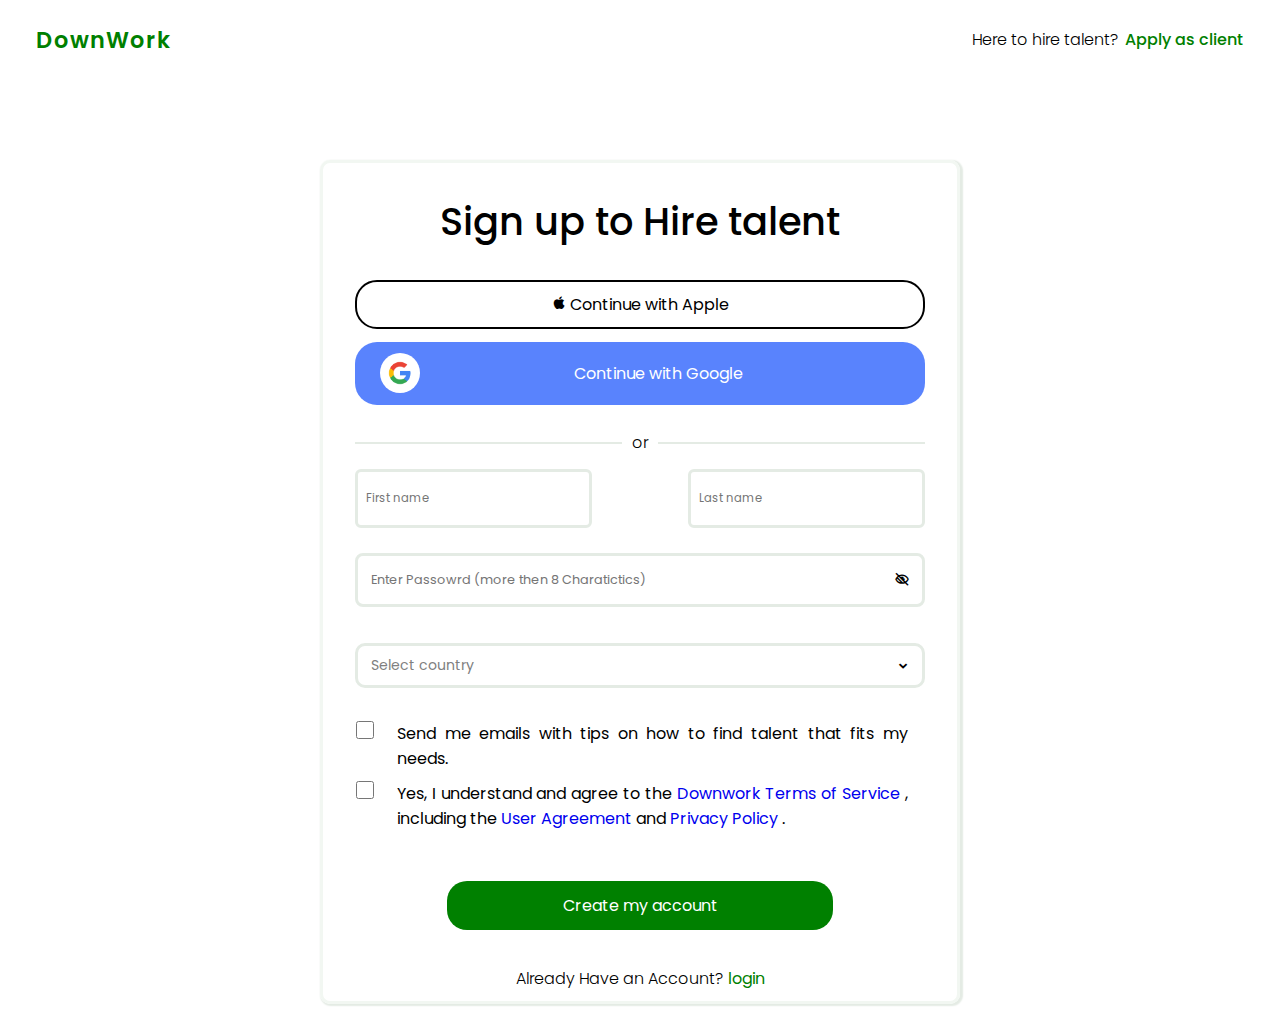
<file: index.html/signup.html>
<!DOCTYPE html>
<html lang="en">

<head>
    <meta charset="UTF-8">
    <meta name="viewport" content="width=device-width, initial-scale=1.0">
    <title title="Create An Account - DownWork">Create An Account - DownWork</title>
    <link href='https://unpkg.com/boxicons@2.1.4/css/boxicons.min.css' rel='stylesheet'>

    <link rel="preconnect" href="https://fonts.googleapis.com">
    <link rel="preconnect" href="https://fonts.gstatic.com" crossorigin>
    <link
        href="https://fonts.googleapis.com/css2?family=Bruno+Ace+SC&family=Kanit:ital@1&family=Poppins:ital,wght@0,300;0,500;0,600;0,800;1,400;1,900&family=Roboto:wght@100&display=swap"
        rel="stylesheet">
    <link href='https://unpkg.com/boxicons@2.1.4/css/boxicons.min.css' rel='stylesheet'>
    <link rel="stylesheet" href="singup.css">
</head>


<body>
    <header>
        <nav>
            <div class="left-side"><a href="index.html">DownWork</a></div>
            <div class="right-side"> Here to hire talent? <span><a href="clientsignup.html">Apply as client</a></span>
            </div>
        </nav>
    </header>
    <main>
        <div class="contaniner">
            <div class="box">
                <div class="heading">
                    <h2>Sign up to Hire talent</h2>
                </div>
                <div class="apple">
                    <span><i class='bx bxl-apple'></i></span>
                    <a href="#">Continue with Apple</a>
                </div>
                <div class="google">
                    <div class="img-box">
                        <div class="img">
                            <img src="images/google.2.png" alt="">
                        </div>
                    </div>
                    <div class="btn"><a href="#">Continue with Google</a></div>
                </div>
                <div class="line"><span>or</span></div>
                <div class="personal-info">
                    <div class="input-box1">
                        <input type="text" name="first-name" id="personal-info" placeholder="First name">
                    </div>
                    <div class="input-box2">
                        <input type="text" name="last-name" id="personal-info" placeholder="Last name">
                    </div>
                </div>
                <div class="email-box">
                    <div class="input-box">
                        <input type="password" id="password" placeholder="Enter Passowrd (more then 8 Charatictics)">
                        <div class="icon-box" onclick="togglePassword()">

                            <span class="close-eye"><i class='bx bx-low-vision'></i></span>
                            <span class="open-eye"><i class='bx bx-show'></i></span>

                        </div>

                    </div>
                </div>
                <div class="select-box">

                    <div class="select-country">
                        <span>Select country</span>
                        <i class='bx bxs-chevron-down drop-down drop-down-icon'></i>
                    </div>
                    <div class="wrapper">
                        <div class="search-box">
                            <i class='bx bx-search'></i>
                            <input type="text" placeholder="Search">
                        </div>
                        <div class="country-name">
                            <li>Pakistan</li>
                            <li>Pakistan</li>
                            <li>Pakistan</li>
                            <li>Pakistan</li>
                            <li>Pakistan</li>
                            <li>Pakistan</li>
                            <li>Pakistan</li>
                            <li>Pakistan</li>
                            
                            
                        </div>
                    </div>


                </div>
                <div class="check-box">
                    <div class="content-box-check-box">
                        <input type="checkbox" id="check-box">
                        <div class="check-box-heading">
                            <h3>Send me emails with tips on how to find talent that fits my
                                needs.</h3>
                        </div>
                    </div>
                    <div class="content-box-check-box">
                        <input type="checkbox" id="check-box">
                        <div class="check-box-heading">
                            <h3>Yes, I understand and agree to the <a href="#">Downwork Terms of
                                    Service</a> , including the <a href="#">User Agreement</a> and <a href="#">Privacy
                                    Policy</a> .</h3>
                        </div>
                    </div>


                </div>

                <div class="create-account">
                    <span class="green-btn"><a href="#">Create my account</a></span>


                </div>
                <div class="already-account">
                    <span>Already Have an Account? <a href="login.html">login</a></span>
                </div>



            </div>
        </div>
    </main>
    <script>
        function togglePassword() {

            let CloseEye = document.querySelector(".close-eye");
            let OpenEye = document.querySelector(".open-eye");
            let ShowPassword = document.querySelector("#password");
            if (ShowPassword.type == "password") {
                ShowPassword.type = "Text"
                CloseEye.style.display = "None"
                OpenEye.style.display = "Block"


            } else {
                ShowPassword.type = "password"
                CloseEye.style.display = "Block"
                OpenEye.style.display = "None"

            }


        }


        let selectCountryBox = document.querySelector(".select-box");
        let seletBtn = document.querySelector(".select-country");
        
        let countries = ["Pakistan", "UAE", "USA", "India", "Afghanistan", "Chaina", "Canada", "Farance"];
        let option = document.querySelector(".country-name")

        function addCountry(){
            countries.forEach(country =>{
                console.log(country)               
                
            })
        }


        
        seletBtn.addEventListener("click",()=>{
            selectCountryBox.classList.toggle("active")
        })
        







    </script>

</body>


</html>
</file>
<file: index.html/account.css>
* {
    margin: 0;
    padding: 0;
    box-sizing: border-box;
    text-decoration: none;
    font-family: 'Poppins', sans-serif;
}

header {
    width: 100%;
    height: 15vh;
    /* background-color: aqua; */
}

header .logo {
    padding: 10px;
    cursor: pointer;
}

header .logo h2 {
    font-size: 2rem;
    font-weight: 600;
    letter-spacing: 2px;
    color: green;
}

main {
    display: flex;
    align-items: center;
    justify-content: center;
    /* height: 100%; */
    width: 100%;
    /* background-color: brown; */
}

main .container {
    width: 60%;
    min-height: 100%;
    border: 1px solid #e1dfdf;
    text-align: center;
    border-radius: 10px;
    display: flex;
    flex-direction: column;
    justify-content: space-around;
    align-items: center;
    padding: 1vw 2vw;

}

main .container .box {
    margin: 2rem 0px;
    width: 100%;
    display: flex;
    flex-direction: column;
    justify-content: space-around;
    align-items: center;
}

main .container .box .heading {
    padding: 30px;
    /* background-color: aqua; */
}

main .container .box .heading h3 {
    font-size: 35px;
    /* padding: 40px 10px; */
    font-weight: 500;
}

main .container .box .radio-group {
    display: flex;
    justify-content: space-between;
    align-items: center;
    width: 100%;
    height: 100%;
    /* background-color: blue; */
}

main .container .box .radio-group .radio-contaoner {
    width: 100%;
    height: 100%;
    display: flex;
    justify-content: space-between;
    padding: 0px 4vw;

}

main .container .box .radio-group .radio-contaoner .label-one,
.label-two {
    width: 40%;
    height: 160px;
    border: 2px solid #e1dfdf;
    display: block;
    align-items: center;

    padding: 0px 2vw;
    cursor: pointer;
    border-radius: 8px;
}

main .container .box .radio-group .radio-contaoner .label-one #client,
.label-two #freelancer {
    margin: 1vw 0px 2vw 14vw;
    accent-color: green;
    width: 15px;
    height: 15px;
}

main .container .box .radio-group .radio-contaoner .label-one h4,
.label-two h4 {
    font-size: 1.4vw;
    font-weight: 400;

}

main .container .box .radio-group h3 {
    font-weight: 500;
    margin-top: 60px;
    text-align: justify;
    font-size: 24px;
    letter-spacing: 0.1px;
    word-spacing: -0.9px;
    line-height: 27.9px;
}

main .container .box .btn-section {
    margin: 30px 0px;
    background-color: green;
    border-radius: 50px;
    width: 50%;
    height: 4vh;
    padding: 1.6vw ;
    cursor: pointer;
    display: flex;
    justify-content: center;
    align-items: center;
}

main .container .box .signup {
    width: 100%;

}

main .container .box .signup a {
    color: white;
    font-size: 1.2vw;
    /* display: none; */
    font-weight: 500;
}

main .container .box .client-acc {
    width: 100%;
    display: none;
}

main .container .box .client-acc a {
    color: white;

    font-size: 1.2vw;
    font-weight: 500;
}

main .container .box .freelancer-acc {
    width: 100%;
    display: none;
}

main .container .box .freelancer-acc a {
    color: white;
    /* display: none; */
    font-size: 1.2vw;
    font-weight: 500;
}

main .container .box .login {
    font-weight: 300;

}

main .container .box .login span a {
    color: green;
    font-weight: 500;
}
</file>
<file: index.html/singup.css>
* {
    margin: 0;
    padding: 0;
    box-sizing: border-box;
    font-family: 'Poppins', sans-serif;
    text-decoration: none;
    list-style: none;


}

header {
    width: 100%;
    height: 13vh;
    /* border-bottom: 3px solid green; */
}

header nav {
    margin: 1vw 2vw;
    display: flex;
    justify-content: space-between;
    align-items: center;
}

header nav .left-side {
    padding: 10px;


}

header nav .left-side a {
    color: green;
    font-size: 1.4rem;
    font-weight: 600;
    letter-spacing: 1px;
}

header nav .right-side {
    padding: 10px;
    font-weight: 300;
    font-size: 16px;
    /* text-transform:capitalize; */
}

header nav .right-side span a {
    color: green;
    font-weight: 500;
    padding-left: 2px;

}

main {
    width: 100%;
    height: 100%;
    display: flex;
    justify-content: center;


}

main .contaniner {
    margin: 30px;
    width: 50%;
    height: 100%;
    border: 3px solid #f2f7f2;
    border-radius: 10px;
    display: flex;
    /* justify-content: center; */
    align-items: center;
    text-align: center;
    box-shadow: 1.5px 1px 1.5px 1px #e4ebe4;
}

main .contaniner .box {
    display: flex;
    flex-direction: column;
    /* justify-content: center; */
    align-items: center;

    height: 100%;
    width: 100%;
    /* background-color: blue; */
}

main .contaniner .box .heading {
    margin: 30px;

}

main .contaniner .box .heading h2 {
    font-weight: 500;
    font-size: 2.4rem;
}

main .contaniner .box .apple {
    width: 90%;
    /* background-color: aqua; */
    text-align: center;
    border-radius: 22px;
    border: 2px solid black;
    padding: 10px;
    display: inline-flex;
    justify-content: center;
    align-items: center;
    background-color: transparent;
}

main .contaniner .box .apple i {
    margin-right: 3px;
}

main .contaniner .box .apple a {
    color: black;
}

main .contaniner .box .apple:hover {
    background-color: #e4ebe4;
}

main .contaniner .box .google {
    margin: 1vw 0px;
    width: 90%;
    height: 7vh;
    display: flex;
    /* justify-content: space-around; */
    align-items: center;

    text-align: center;
    border-radius: 22px;
    background-color: rgba(71, 117, 253, 0.9);
    /* padding: 10px; */
    gap: 4%;

}

main .contaniner .box .google .img-box {
    width: 30%;
    /* background-color: #f2f7f2; */
    text-align: left;
    /* padding-left: 2vw; */

    margin-left: 2vw;
    display: flex;
    align-items: center;

}

main .contaniner .box .google .img-box .img {
    width: 40px;

    height: 40px;
    background-color: #fff;
    border-radius: 50%;
    display: flex;
    align-items: center;
    justify-content: center;

    background-size: cover;
}

main .contaniner .box .google .img-box .img img {
    width: 60%;
}

main .contaniner .box .google .btn {
    width: 50%;
    text-align: left;
    /* padding-left: 4vw; */
}

main .contaniner .box .google .btn a {
    color: white;
}

main .contaniner .box .google:hover {
    background-color: #1f57c3;

}

main .contaniner .box .line {
    height: 2px;
    width: 90%;
    border-bottom: 2px solid #e4ebe4;
    text-align: center;
    margin: 25px 0px;

}

main .contaniner .box .line span {
    position: relative;
    top: -12px;
    background-color: white;
    padding: 10px;
    font-weight: 300;

}

main .contaniner .box .personal-info {
    width: 100%;
    display: flex;
    /* justify-content: center; */
    /* margin: 10px 10px; */
    /* background-color: #1f57c3; */
    /* flex-wrap: wrap; */
    padding: 0px 2.5vw;
    gap: 17%;
}

main .contaniner .box .personal-info .input-box1 {
    /* margin-right: 24px; */
    width: 50%;
    /* background: #000; */
    height: 6.5vh;
}

main .contaniner .box .personal-info .input-box2 {
    /* margin-left: 24px; */
    width: 50%;
    height: 6.5vh;
    /* background-color: #1f57c3; */
}

main .contaniner .box .personal-info .input-box1 input,
.input-box2 input {
    width: 100%;
    height: 100%;
    padding: 0px 0.6vw;
    border-radius: 6px;
    outline: none;
    border: 3px solid #e4ebe4;
    font-weight: 400;
    font-size: 0.9vw;
}

main .contaniner .box .email-box {
    width: 90%;
    margin: 2vw 0px;
    height: 6vh;
}




main .contaniner .box .email-box .input-box {
    width: 100%;
    height: 100%;

    /* padding-top: 10px; */
    /* padding-bottom: 5px; */
    /* background-color: brown; */
    position: relative;
    border: 3px solid #e4ebe4;
    border-radius: 8px;
    display: flex;
    justify-content: space-between;
    align-items: center;
    /* height: 50px; */
    padding: 0px 1vw;




}

main .contaniner .box .input-box input {
    width: 95%;
    background-color: transparent;
    height: 100%;
    /* padding: 0px 10px; */
    border: none;
    font-size: 1vw;
    font-weight: 400;
    outline: none;
}

main .contaniner .box .input-box .icon-box {
    /* position: absolute; */
    
    display: flex;
    width: 5%;
    justify-content: right;
    cursor: pointer;
    align-items: center;
    height: 100%;
    /* background-color: #1f57c3; */
}

main .contaniner .box .input-box .icon-box .close-eye {
    /* position: absolute; */
    top: 13px;
    right: 8px;
    /* display: block; */
}

main .contaniner .box .input-box .icon-box .open-eye {
    display: none;
    /* position: absolute; */
    top: 13px;
    right: 8px;
}

main .contaniner .box .select-box {
    position: relative;
    margin: 10px;

    width: 90%;
    background-color: transparent;
    height: 45px;
    /* border-radius: 20px; */



}

main .contaniner .box .select-box .select-country {
    width: 100%;
    display: flex;
    align-items: center;
    padding: 0px 1vw;

    /* text-align: center; */
    justify-content: space-between;
    position: relative;
    height: 100%;
    border: 3px solid #e4ebe4;
    border-radius: 10px;
    cursor: pointer;



}

main .contaniner .box .select-box .select-country span {
    font-size: 1.1vw;
    font-weight: 400;
    color: gray;
}

main .contaniner .box .select-box .select-country i {
    font-size: 1.1vw;
    transition: 0.3s all ease;
}
main .contaniner .box .select-box.active .select-country i{
    transform: rotate(-180deg);
}
main .contaniner .box .select-box  .wrapper{
    display: none;
    width: 44vw;
    height: 50vh;
    
    border: 3px solid #e4ebe4;
    
    background-color: white;
    border-radius: 20px;
    margin: 0.2vw 0px;
    padding: 1vw ;
    

}
main .contaniner .box .select-box.active .wrapper{
    display: block;
    
}
main .contaniner .box .select-box  .wrapper .search-box{
    width: 100%;
    height: 5vh;
    border-radius: 20px;
    display: flex;
    justify-content: space-between;
    align-items: center;
    border: 3px solid #e4ebe4;
    padding: 0px 0.2vw;
    /* background-color: #1f57c3; */
}

main .contaniner .box .select-box  .wrapper .search-box i{
    width: 5%;
    font-size: 1.4vw;
    cursor: pointer;
}
main .contaniner .box .select-box  .wrapper .search-box input{
    width: 95%;
    height: 100%;
    outline: none;
    border: none;
    display: flex;
    align-items: center;
    padding:0px  0.7vw 0px 0.3vw;
}
main .contaniner .box .select-box  .wrapper .country-name{
    width: 100%;
    margin-top: 0.7vw;
    padding:  0.2vw 0px ;
    max-height: 90%;
    /* background-color: #1f57c3; */
    overflow-y: scroll;
    scroll-behavior: smooth;
}
main .contaniner .box .select-box  .wrapper .country-name::-webkit-scrollbar{
    width: 0.9vw;
    background-color: white;
    border: 2px solid #e4ebe4;
}
main .contaniner .box .select-box  .wrapper .country-name::-webkit-scrollbar-thumb{
    width: 0.2vw;
    background-color: #e4ebe4;
    /* height: 0.5vh; */
    border-radius: 10px;
}
main .contaniner .box .select-box  .wrapper .country-name ul{
    width: 100%;
    display: flex;
    flex-direction: column;
    text-align: left;
}
main .contaniner .box .select-box  .wrapper .country-name ul li{
    /* padding: 1vw 0px; */
    margin: 0.5vw 0px;
    font-size: 1vw;
    font-weight: 400;
    /* border-radius: 20px; */
    padding:  0.3vw 0.9vw;
}
main .contaniner .box .select-box  .wrapper .country-name ul li:hover{
    background-color: #e4ebe4;
}

main .contaniner .check-box {
    display: block;
    width: 100%;
    padding: 0px 2.6vw;
    margin: 1.4vw 0px;
}

main .contaniner .check-box .content-box-check-box {
    width: 100%;
    display: flex;
    /* margin: 30px 30px; */
    /* padding-right: 30px; */
    gap: 4%;
    padding: 0.4vw 0px;
}

main .contaniner .check-box .content-box-check-box input {
    accent-color: green;
    width: 18px;
    height: 18px;
}

main .contaniner .check-box .content-box-check-box .check-box-heading {
    width: 90%;

    text-align: justify;


}

main .contaniner .check-box .content-box-check-box .check-box-heading h3 {
    font-size: 1rem;
    font-weight: 400;
}

main .contaniner .box .create-account {
    margin: 3vw 0px ;
    width: 90%;
    /* height: 100%; */

}

main .contaniner .box .create-account .green-btn {
    width: 100%;
    cursor: pointer;
    margin: 0px 20px;
    background-color: green;
    padding:1vw 9vw;
    border-radius: 20px;
}

main .contaniner .box .create-account .green-btn a {
    color: white;
}

main .contaniner .box .already-account {
    margin: 10px;
}

main .contaniner .box .already-account span {
    font-weight: 300;
}

main .contaniner .box .already-account span a {
    color: green;
    font-weight: 400;
}
</file>
<file: index.html/style.css>
* {
    margin: 0px;
    padding: 0px;
    box-sizing: border-box;
    text-decoration: none;
    font-family: 'Poppins', sans-serif;
    list-style: none;
    outline: none;


}



body {

    height: 100%;
    /* background-color: black; */
    width: 100%;
    /* scrollbar-width: none; */



}



header {
    background-color: white;
    width: 100%;
    height: 20vh;
    /* background-color: #e8d8d8; */
    /* position: fixed; */
    position: sticky;
    top: 0px;
    z-index: 100;
    /* border: 4px solid red; */

}

header .navbar {
    height: 50%;
    width: 100%;
    display: flex;
    /* height: 100%; */
    justify-content: space-between;
    align-items: center;
    border-bottom: 3px solid #f0eeee;
    padding: 2vw 3vw;

}

header .navbar .left-side-navbar {
    display: flex;
    /* justify-content: center; */
    align-items: center;
    gap: 3%;
    width: 50%;
    /* background-color: #049204; */

}

header .navbar .left-side-navbar .logo {
    cursor: pointer;
}

header .navbar .left-side-navbar .logo a {
    font-weight: 600;
    color: green;
    font-size: 1.6vw;

}

header .navbar .left-side-navbar h4:hover a {
    color: green;
}

header .navbar .left-side-navbar h4 i {
    font-size: 1.5vw;
    padding: 0px 0.2vw;
    transition: -0.2s all ease;
}

header .navbar .left-side-navbar h4:hover i {
    transform: rotate(180deg);
}

header .navbar .left-side-navbar .first-opt,
.second-opt,
.third-opt,
.fourth-opt {
    position: relative;
    display: flex;
    align-items: center;
    font-size: 1vw;
    font-weight: 500;

}

header .navbar .left-side-navbar .first-opt:hover,
.second-opt:hover,
.third-opt:hover {
    color: green;

}

header .navbar .left-side-navbar .first-opt i,
.second-opt i,
.third-opt i {
    font-size: 1.4vw;

}

header .navbar .left-side-navbar .fourth-opt a {
    color: black;
}

header .navbar .left-side-navbar .first-opt .drop-down-menu {
    display: none;
}

header .navbar .left-side-navbar .first-opt:hover .drop-down-menu {
    position: absolute;
    width: 98.6vw;
    height: 80vh;
    display: block;
    background-color: transparent;
    /* background-color: #10eb31; */


    border-radius: 10px;
    top: 1.5vw;
    left: -160px;
    /* overflow: hidden; */
}

header .navbar .left-side-navbar .first-opt .drop-down-menu .container-box {
    width: 100%;
    height: 100%;
    position: relative;
    top: 20px;
    border-radius: 10px;
    display: flex;
    /* background-color: #14a800; */
    background-color: white;
    box-shadow: 0px 1px rgba(146, 146, 146, 0.506);
}

header .navbar .left-side-navbar .first-opt .drop-down-menu .container-box .left-side {
    width: 30%;
    height: 100%;
    padding: 1vw;
    /* display: flex; */
    border-right: 2px solid #d5e0d5;

}

header .navbar .left-side-navbar .first-opt .drop-down-menu .left-side a {
    display: inline-flex;
    align-items: center;
    padding: 2vw 2vw;
    font-size: 1vw;
    font-weight: 400;
    color: black;
    border-radius: 10px;
    transition: all ease 0.2s;
}

header .navbar .left-side-navbar .first-opt .drop-down-menu .left-side a:hover {
    background-color: #d5e0d5;
    color: green;
}

header .navbar .left-side-navbar .first-opt .drop-down-menu .left-side a i {
    /* padding-left: 3vw; */
    padding: 0px 3vw;
    font-size: 1.4vw;
}

header .navbar .left-side-navbar .first-opt .drop-down-menu .container-box .left-side .first-a-tag {
    position: relative;
}

header .navbar .left-side-navbar .first-opt .drop-down-menu .container-box .flex-box {
    width: 70%;
    /* background-color: #10eb31; */
    height: 100%;
    padding: 1vw 2vw;
    display: flex;

}

header .navbar .left-side-navbar .first-opt .drop-down-menu .container-box .flex-box .left-side-flex-box {
    width: 45%;
    /* background-color: #bc511b; */
    height: 100%;

}

header .navbar .left-side-navbar .first-opt .drop-down-menu .container-box .flex-box .left-side-flex-box .heading-box-first-column {
    padding: 1vw 0px;
}

header .navbar .left-side-navbar .first-opt .drop-down-menu .container-box .flex-box .left-side-flex-box .heading-box-first-column h2 {
    font-size: 1.2vw;
    font-weight: 600;
    color: black;
}

header .navbar .left-side-navbar .first-opt .drop-down-menu .container-box .flex-box .left-side-flex-box .heading-box-first-column h2 sup {
    font-size: 0.6vw;
}

header .navbar .left-side-navbar .first-opt .drop-down-menu .container-box .flex-box .left-side-flex-box .para-box-first-column {
    width: 70%;
    padding-bottom: 1vw;
}

header .navbar .left-side-navbar .first-opt .drop-down-menu .container-box .flex-box .left-side-flex-box .para-box-first-column p {
    font-size: 1vw;
    font-weight: 300;
    color: black;
}

header .navbar .left-side-navbar .first-opt .drop-down-menu .container-box .flex-box .left-side-flex-box .link-box-first-column {
    display: flex;
    align-items: center;
}

header .navbar .left-side-navbar .first-opt .drop-down-menu .container-box .flex-box .left-side-flex-box .link-box-first-column a {
    text-decoration: underline;
    color: blue;

}

header .navbar .left-side-navbar .first-opt .drop-down-menu .container-box .flex-box .left-side-flex-box .link-box-first-column .icon-box {
    padding-left: 4vw;
    display: flex;
    align-items: center;
}

header .navbar .left-side-navbar .first-opt .drop-down-menu .container-box .flex-box .left-side-flex-box .link-box-first-column .icon-box i {
    font-size: 1.8vw;
    color: green;
}

header .navbar .left-side-navbar .first-opt .drop-down-menu .container-box .flex-box .right-side-flex-box {
    width: 45%;
    /* background-color: #049204; */
    padding-top: 3vw;
}

header .navbar .left-side-navbar .first-opt .drop-down-menu .container-box .flex-box .right-side-flex-box .list-item {
    width: 100%;
    height: 100%;
}

header .navbar .left-side-navbar .first-opt .drop-down-menu .container-box .flex-box .right-side-flex-box .list-item ul li {
    padding: 0.7vw 0.9vw;
    border-radius: 10px;
    transition: all ease 0.3s;
}

header .navbar .left-side-navbar .first-opt .drop-down-menu .container-box .flex-box .right-side-flex-box .list-item ul li:hover {
    background-color: #d5e0d5;
    color: green;

}

header .navbar .left-side-navbar .first-opt .drop-down-menu .container-box .flex-box .right-side-flex-box .list-item ul li a {
    font-size: 1.1vw;
    color: black;

}

header .navbar .left-side-navbar .first-opt .drop-down-menu .container-box .flex-box .right-side-flex-box .list-item ul li a:hover {
    color: green;
}

header .navbar .left-side-navbar .first-opt .drop-down-menu .left-side .second-tag:hover .flex-box {
    background-color: #049204;
}

header .navbar .left-side-navbar .second-opt {
    position: relative;
}

header .navbar .left-side-navbar .second-opt .drop-down-menu {
    display: none;
}

header .navbar .left-side-navbar .second-opt:hover .drop-down-menu {
    position: absolute;
    width: 98.6vw;
    height: 60;
    display: block;
    /* background-color:; */
    /* padding: 1.8vw; */
    border-radius: 10px;
    top: 1.5vw;
    overflow: hidden;
    left: -270px;
    /* padding:  0px 2vw; */
    box-shadow: 0px 1px rgba(146, 146, 146, 0.506);
}

header .navbar .left-side-navbar .second-opt .drop-down-menu .container-box {
    width: 100%;
    overflow: hidden;
    position: relative;
    height: 50Vh;
    top: 30px;
    border-radius: 10px;
    display: flex;
    /* background-color: #14a800; */
    background-color: white;
    padding: 2vw;
    box-shadow: 0px 1px rgba(146, 146, 146, 0.506);


}

header .navbar .left-side-navbar .second-opt .drop-down-menu .container-box .three-boxs {
    display: flex;
    justify-content: space-around;
}

header .navbar .left-side-navbar .second-opt .drop-down-menu .container-box .three-boxs .box {
    width: 25%;
    height: 50%;
    padding: 1vw;
    border-radius: 10px;
    transition: 0.2s all ease;
    display: flex;
    /* align-items: center; */
    flex-direction: column;
    cursor: pointer;
}

header .navbar .left-side-navbar .second-opt .drop-down-menu .container-box .three-boxs .box:hover {
    background-color: #d5e0d5;
}

header .navbar .left-side-navbar .second-opt .drop-down-menu .container-box .three-boxs .box .heading {
    font-size: 1.2vw;
    font-weight: 600;
    margin: 0.3vw 0vw;
    text-align: left;
    color: black;
}

header .navbar .left-side-navbar .second-opt .drop-down-menu .container-box .three-boxs .box .para {
    margin: 0.6vw 0px;
}

header .navbar .left-side-navbar .second-opt .drop-down-menu .container-box .three-boxs .box .para p {
    font-size: 0.9vw;
    color: black;
    font-weight: 400;
}

header .navbar .left-side-navbar .third-opt .drop-down-menu {
    display: none;
}

header .navbar .left-side-navbar .third-opt:hover .drop-down-menu {
    position: absolute;
    width: 98.6vw;
    height: 70vh;
    display: block;
    background-color: transparent;
    /* padding: 1.8vw; */
    border-radius: 10px;
    top: 1.5vw;
    overflow: hidden;
    left: -380px;
    padding-top: 1.2vw;
    box-shadow: 0px 1px rgba(146, 146, 146, 0.506);



}

header .navbar .left-side-navbar .third-opt .drop-down-menu .container-box {
    width: 100%;
    overflow: hidden;

    height: 100%;
    top: 60px;
    border-radius: 10px;
    gap: 5%;

    display: flex;
    /* background-color: #14a800; */
    background-color: white;
    padding: 2vw;
    box-shadow: 0px 1px rgba(146, 146, 146, 0.506);


}

header .navbar .left-side-navbar .third-opt .drop-down-menu .container-box .box-one {
    width: 20%;
    /* background-color: red; */
    height: 100%;
    /* padding: 1vw 1.4vw; */
}

header .navbar .left-side-navbar .third-opt .drop-down-menu .container-box .box-one .col-one-box-one {
    margin: 2vw 0px;
    padding: 1.2vw;
    border-radius: 10px;
    transition: 0.2s all ease;
}

header .navbar .left-side-navbar .third-opt .drop-down-menu .container-box .box-one .col-one-box-one:hover {
    background-color: #d5e0d5;
}

header .navbar .left-side-navbar .third-opt .drop-down-menu .container-box .box-one .col-one-box-one a {
    color: black;
}

header .navbar .left-side-navbar .third-opt .drop-down-menu .container-box .box-one .col-one-box-one a .heading {
    margin-bottom: 0.4vw;


}

header .navbar .left-side-navbar .third-opt .drop-down-menu .container-box .box-one .col-one-box-one a .heading h5 {
    font-size: 1.2vw;
    font-weight: 600;
}

header .navbar .left-side-navbar .third-opt .drop-down-menu .container-box .box-one .col-one-box-one a .para {
    width: 80%;
}

header .navbar .left-side-navbar .third-opt .drop-down-menu .container-box .box-one .col-one-box-one a .para p {
    font-size: 0.9vw;
    font-weight: 300;
}

header .navbar .left-side-navbar .third-opt .drop-down-menu .container-box .box-two {
    width: 20%;
    /* background-color: red; */
    height: 100%;
    /* padding: 1vw 1.4vw; */
}

header .navbar .left-side-navbar .third-opt .drop-down-menu .container-box .box-two .col-one-box-two {
    margin: 2vw 0px;
    padding: 1.2vw;
    border-radius: 10px;
    transition: -0.2s all ease;
}

header .navbar .left-side-navbar .third-opt .drop-down-menu .container-box .box-two .col-one-box-two:hover {
    background-color: #d5e0d5;
}

header .navbar .left-side-navbar .third-opt .drop-down-menu .container-box .box-two .col-one-box-two a {
    color: black;
}

header .navbar .left-side-navbar .third-opt .drop-down-menu .container-box .box-two .col-one-box-two a .heading {
    margin-bottom: 0.4vw;


}

header .navbar .left-side-navbar .third-opt .drop-down-menu .container-box .box-two .col-one-box-two a .heading h5 {
    font-size: 1.2vw;
    font-weight: 600;
}

header .navbar .left-side-navbar .third-opt .drop-down-menu .container-box .box-two .col-one-box-two a .para {
    width: 80%;
}

header .navbar .left-side-navbar .third-opt .drop-down-menu .container-box .box-two .col-one-box-two a .para p {
    font-size: 0.9vw;
    font-weight: 300;
}

header .navbar .left-side-navbar .third-opt .drop-down-menu .container-box .box-three {
    width: 25%;
    /* background-color: #bc511b; */
    padding: 2vw 0px;
    color: black;


}

header .navbar .left-side-navbar .third-opt .drop-down-menu .container-box .box-three .main-heading {
    font-size: 1.2vw;
    font-weight: 600;
}

header .navbar .left-side-navbar .third-opt .drop-down-menu .container-box .box-three .col-one-box-three {
    padding: 0.5vw 1vw;
    border: 1px solid #d5e0d5;
    margin: 1vw 0px;
    color: black;
    border-radius: 10px;
    transition: -0.2s all ease;
    cursor: pointer;
}

header .navbar .left-side-navbar .third-opt .drop-down-menu .container-box .box-three .col-one-box-three:hover {
    background-color: #d5e0d5;
}

header .navbar .left-side-navbar .third-opt .drop-down-menu .container-box .box-three .col-one-box-three .heading {
    font-size: 0.9vw;
    font-weight: 600;
    color: gray;
}

header .navbar .left-side-navbar .third-opt .drop-down-menu .container-box .box-three .col-one-box-three p {
    font-size: 1.1vw;
    font-weight: 300;
}

header .navbar .right-side-navbar {
    display: flex;
    /* gap: 2%; */
    width: 45%;
    align-items: center;


}

header .navbar .right-side-navbar .search-box {
    /* position: relative; */
    border: 0.2vw solid #d5e0d5;
    width: 70%;

    border-radius: 20px;
    display: flex;
    align-items: center;
    /* background-color: aqua; */

    gap: 3%;
    transition: -0.2s all ease;
    justify-content: space-between;
}

header .navbar .right-side-navbar .search-box:hover {
    background-color: rgba(0, 60, 0, 0.05);

}

header .navbar .right-side-navbar .search-box .input-box {
    width: 70%;
    height: 100%;
    display: flex;
    /* justify-content: center; */
    align-items: center;
    border-radius: 20px;

    /* padding: 0px 0.4vw; */
    transition: 0.2s all ease;

    /* background-color: #049204; */
}

header .navbar .right-side-navbar .search-box .input-box:hover {
    border: 1px solid rgba(211, 223, 211, 0.711);

}

header .navbar .right-side-navbar .search-box .input-box input {
    width: 100%;
    height: 100%;
    border: none;
    background-color: transparent;
    outline: none;
    padding: 0.2vw;
    font-size: 1vw;
    padding: 0.9vw 0px;
    /* border-radius: 10px; */
}

header .navbar .right-side-navbar .search-box .input-box .search-icon {

    display: flex;
    justify-content: center;
    align-items: center;
    padding: 0px 0.5vw;
}

header .navbar .right-side-navbar .search-box .input-box .search-icon i {
    font-size: 1.6vw;

}

header .navbar .right-side-navbar .search-box .input-box:hover {
    background-color: rgba(211, 223, 211, 0.711);

}

header .navbar .right-side-navbar .search-box .input-box.active {
    background-color: white;
    border: 2.3px solid #13544e;
    /* padding: 0.5vw 0px; */
    width: 70%;
    height: 100%;
    display: flex;
    justify-content: center;
    align-items: center;
    border-radius: 20px;
    /* padding: 0px 0.4vw; */

}

header .navbar .right-side-navbar .search-box .line {
    width: 0.3%;
    height: 25px;
    background-color: rgba(247, 232, 232, 0.975);
    /* margin-left: 0.6vw; */

}



header .navbar .right-side-navbar .search-box .telent-box {
    background-color: transparent;

    /* margin-right: 0.5vw; */
    width: 25%;
    position: relative;
    border-radius: 20px;
    cursor: pointer;
}

header .navbar .right-side-navbar .search-box .telent-box h6 {
    padding: 1vw 0.7vw;
    font-size: 1vw;
    font-weight: 400;
    width: 100%;
    display: flex;
    justify-content: center;
    align-items: center;
}

header .navbar .right-side-navbar .search-box .telent-box:hover {
    background-color: rgba(211, 223, 211, 0.711);
    border: 2px solid rgba(211, 223, 211, 0.711);


}


header .navbar .right-side-navbar .search-box .telent-box .drop-down-box-telet-box {
    position: absolute;
    width: 17vw;
    display: none;
    height: 30vh;
    /* margin: 1vw 0px; */
    top: 3.5vw;
    right: -8vw;
    border-radius: 10px;
    border: 1px solid rgb(146, 146, 146);
    background-color: white;
}

header .navbar .right-side-navbar .search-box .telent-box .drop-down-box-telet-box .three-opt {
    width: 100%;
    height: 100%;
    padding: 0.6vw 0px;
}

header .navbar .right-side-navbar .search-box .telent-box .drop-down-box-telet-box .three-opt .opt {
    display: flex;
    width: 100%;
    padding: 0.6vw 0.5vw;
    transition: 0.2s all ease;

}

header .navbar .right-side-navbar .search-box .telent-box .drop-down-box-telet-box .three-opt .opt .icon-box {
    padding-right: 0.4vw;
}

header .navbar .right-side-navbar .search-box .telent-box .drop-down-box-telet-box .three-opt .opt .heading {
    font-size: 1vw;
    font-weight: 400
}

header .navbar .right-side-navbar .search-box .telent-box .drop-down-box-telet-box .three-opt .opt .heading .para {
    font-size: 0.7vw;
}

header .navbar .right-side-navbar .search-box .telent-box .drop-down-box-telet-box .three-opt .opt:hover {
    background-color: #d5e0d5;
}

header .navbar .right-side-navbar .search-box .telent-box .icon-box i {
    /* position: absolute; */
    /* left: 84px; */
    font-size: 1.5vw;
    /* top: 9px; */
}

header .navbar .right-side-navbar button {
    padding: 10px 20px;
    cursor: pointer;
    background-color: transparent;
    border: none;
    border-radius: 20px;


}

header .navbar .right-side-navbar button a {
    color: black;
    font-size: 1.1vw;
}

header .navbar .right-side-navbar .green-btn {
    background-color: #02590f;
}

header .navbar .right-side-navbar .green-btn a {
    color: white;
}

header .secondry-navbar {
    display: flex;
    padding: 1vw 3vw;
    gap: 2%;
    align-items: center;
    /* background-color: white; */
}

header .secondry-navbar h4 {
    font-weight: 400;
    font-size: 1.1vw;
    cursor: pointer;
    display: flex;
    align-items: center;
}

header .secondry-navbar h4 a {
    color: black;
    /* position: relative; */

}

header .secondry-navbar h4 a:hover {
    text-decoration: underline;
    color: green;
}

header .secondry-navbar .more-opt i {
    font-size: 1.3vw;
    margin-left: 0.2vw;
}

header .secondry-navbar .more-opt:hover i {
    transform: rotate(180deg);
}

header .secondry-navbar .more-opt .drop-down-menu-more {
    display: none;
}

header .secondry-navbar .more-opt:hover .drop-down-menu-more {
    position: absolute;
    width: 20vw;
    top: 6.4vw;
    left: 58vw;
    display: block;
    height: 35vh;

}

header .secondry-navbar .more-opt .drop-down-menu-more .content-box {
    width: 100%;
    height: 100%;
    background-color: white;
    margin-top: 1.2vw;
    border-radius: 10px;
    border: 2px solid #d5e0d5;
}

header .secondry-navbar .more-opt .drop-down-menu-more .content-box ul {
    width: 100%;
    /* padding: 0px 1vw; */
}

header .secondry-navbar .more-opt .drop-down-menu-more .content-box ul li:hover {
    background-color: #d5e0d5;

}

header .secondry-navbar .more-opt .drop-down-menu-more .content-box ul li {
    /* margin: 0.2vw 0px; */
    padding: 0.5vw 1vw;
    transition: 0.2s all ease;

}

header .secondry-navbar .more-opt .drop-down-menu-more .content-box ul li a {
    text-decoration: none;
    color: black;
    font-size: 1vw;
    font-weight: 400;
}

main {
    position: relative;
    width: 100%;
    box-sizing: border-box;

}

main .big-container {
    padding: 0px 4vw;

    height: 100%;
    width: 100%;
    /* background-color: #bc511b; */

}

main .big-container .Section-one {
    width: 100%;
    height: 100%;
    margin: 2vw 0px;
    /* margin-top: 1vw; */
    /* background-color: #02590f; */
}

main .big-container .Section-one .section-one-main {
    width: 100%;
    height: 100%;
    display: flex;
    justify-content: space-between;
}

main .big-container .Section-one .left-side-main {
    width: 45%;
    height: 100%;
    padding: 4vw 2vw;
}

main .big-container .Section-one .left-side-main .heading {
    width: 100%;
    /* height: 100%; */

    /* margin-left: 3rem; */
    margin-bottom: 2rem;

}

main .big-container .Section-one .left-side-main .heading h2 {
    font-size: 6vw;
    line-height: 6vw;
    word-spacing: 0.5vw;
    font-family: monospace;
    color: #43bd43;
}

main .big-container .Section-one .left-side-main .footer {
    margin-top: 5vw;

}

main .big-container .Section-one .left-side-main .footer h1 {
    font-size: 1.2vw;
    font-weight: 400;
    padding-top: 1.6vw;

}

main .big-container .Section-one .left-side-main .imgs {
    display: flex;
    width: 100%;
    gap: 5%;

    align-items: center;
}

main .big-container .Section-one .left-side-main .imgs img {
    width: 10%;
    height: 10%;
}

main .big-container .Section-one .left-side-main .para {
    width: 100%;
    margin: 0px 3rem 3rem 0px;
}

main .big-container .Section-one .left-side-main .para p {
    font-size: 1.4rem;
    font-weight: 400;
    color: gray;
}

main .big-container .Section-one .left-side-main span {
    /* margin-left: 3rem; */
    margin: 1vw 0px;
    padding: 1.2vw 2vw;
    background-color: green;
    border-radius: 20px;
    cursor: pointer;
    border: 2px solid green;

}

main .big-container .Section-one .left-side-main .green-btn a {
    color: white;
    font-size: 1.2vw;
}

main .big-container .Section-one .right-side-main {
    width: 45%;
    height: 100%;
    display: flex;
    padding: 2vw;
    align-items: center;
}

main .big-container .Section-one .right-side-main .img {
    width: 100%;
    display: flex;
    justify-content: center;

}

main .big-container .Section-one .right-side-main .img img {
    width: 80%;
}

main .big-container .section-two {
    width: 100%;
    margin: 2vw 0px;
    display: flex;
    align-items: center;
    /* justify-content: center; */
    gap: 2%;

    /* background-color: aqua; */
    height: 100%;
}

main .big-container .section-two .left-side {
    /* margin-top: 3rem; */
    width: 40%;
    /* margin-left: 2rem; */
    height: 60vh;
    background-color: #f2f7f2;
    display: flex;
    justify-content: center;
    align-items: center;
    border-radius: 20px;


}

main .big-container .section-two .left-side .img {
    width: 80%;
    height: 40vh;
    /* background-color: red; */
    display: flex;
    border-radius: 20px;

    justify-content: center;
    align-items: center;

}

main .big-container .section-two .left-side img {
    width: 100%;
}

main .big-container .section-two .right-side {
    width: 50%;
    /* margin-left: 2rem; */
}

main .big-container .section-two .right-side .container {

    padding: 0px 1.5vw;
    /* background-color: #1f57c3; */
}



main .big-container .section-two .right-side .container .main-heading h2 {
    font-weight: 500;
    font-size: 2.4vw;
}

main .big-container .section-two .right-side .container .content-box {
    /* margin-top: 2rem; */
    padding: 1vw 0px;
    position: relative;
}


main .big-container .section-two .right-side .container .content-box .heading {
    display: flex;
    align-items: center;
}

main .big-container .section-two .right-side .container .content-box .heading i {
    font-size: 1.8rem;
}

main .big-container .section-two .right-side .container .content-box .heading h3 {
    font-weight: 600;
    font-size: 1.2rem;
    padding: 0px 1vw;
    word-spacing: 0.40px;
    text-transform: capitalize;
}

main .big-container .section-two .right-side .container .content-box .para {
    /* margin-left: 2.8rem; */
    text-align: justify;
    width: 100%;
    padding: 0px 3vw;

}

main .big-container .section-two .right-side .container .content-box .para p {
    font-weight: 300;
    font-size: 1vw;

}

main .big-container .section-two .right-side .container .button-box {
    display: flex;
    /* justify-content: space-evenly; */
    /* margin: 3rem 0px; */
    gap: 5%;
}

main .big-container .section-two .right-side .container .button-box .green-btn {
    /* margin-right: 2rem; */
    background-color: #049204;
    padding: 0.8vw 1.2vw;
    border-radius: 30px;
    cursor: pointer;
    display: flex;
    justify-content: center;
    align-items: center;
}

main .big-container .section-two .right-side .container .button-box .green-btn a {
    color: white;
    font-size: 1.1vw;
    font-weight: 400;
}

main .big-container .section-two .right-side .container .button-box .white-btn {
    border: 3px solid #049204;
    padding: 0.8vw 1.2vw;
    border-radius: 30px;
    cursor: pointer;
}

main .big-container .section-two .right-side .container .button-box .white-btn a {
    color: #049204;
    font-size: 18px;
}

main .big-container .section-three {
    width: 100%;
    margin: 2vw 0px;
    height: 100%;
}

main .big-container .section-three .content-box .heading-section-four {
    width: 50%;
    /* margin-bottom: 1.2rem */
}

main .big-container .section-three .content-box .heading-section-four h1 {
    font-weight: 500;
    font-size: 2rem;
    word-spacing: 2px;
}

main .big-container .section-three .content-box .para {
    display: flex;
    margin: 0.6vw 0px;
    gap: 1%;
    align-items: center;

}

main .big-container .section-three .content-box .para p {
    font-weight: 400;
    font-size: 1.2vw;
}

main .big-container .section-three .content-box .para a {
    color: green;
    text-decoration: green underline;
    margin-left: 2px;
    font-size: 1.4vw;
}

main .big-container .section-three .eight-box {
    /* margin: 1rem 0px; */
    width: 100%;
    /* background-color: #10eb31; */


}

main .big-container .section-three .eight-box .columone-box {
    display: flex;
    justify-content: center;
    align-items: center;
    width: 100%;
    gap: 7%;
    padding: 0px 0.2vw;
    margin: 1vw 0px;
}

main .big-container .section-three .eight-box .columone-box .box {
    min-width: 20%;
    background-color: #f2f7f2;
    height: 120px;
    padding: 1vw;
    border-radius: 10px;
    cursor: pointer;

}

main .big-container .section-three .eight-box .columone-box .box:hover {
    background-color: #d5e0d5;
}

main .big-container .section-three .eight-box .columone-box .box .box-heading {
    width: 100%;
    height: 25%;
    /* background-color: #10eb31;? */
    line-height: 1.2vw;
}

main .big-container .section-three .eight-box .columone-box .box .box-heading h3 {
    font-weight: 600;
    font-size: 1.3vw;

}

main .big-container .section-three .eight-box .columone-box .box .mini-box-column-one {
    display: flex;

    align-items: center;

    margin: 2vw 0vw;
    width: 100%;
    height: 40%;
    padding: 0px 0.4vw;

    gap: 15%;
    /* background-color: #10eb31; */


}

main .big-container .section-three .eight-box .columone-box .box .mini-box-column-one .star {

    font-size: 1.1vw;
}

main .big-container .section-three .eight-box .columone-box.box .mini-box-column-one .star i {
    color: green;
    font-size: 1.1vw;
}

main .big-container .section-three .eight-box .columone-box .box .mini-box-column-one .skill {
    font-size: 1.1vw;
}

main .big-container .section-three .eight-box .columtwo-box {
    display: flex;
    justify-content: center;
    align-items: center;
    width: 100%;
    gap: 7%;
    margin: 1vw 0px;
    padding: 0px 0.2vw;
}

main .big-container .section-three .eight-box .columtwo-box .box {
    min-width: 20%;
    background-color: #f2f7f2;
    height: 120px;
    padding: 0.6vw 1vw;
    border-radius: 10px;
    cursor: pointer;

}

main .big-container .section-three .eight-box .columtwo-box .box:hover {
    background-color: #d5e0d5;
}

main .big-container .section-three .eight-box .columtwo-box .box .box-heading {
    width: 100%;
    height: 34%;
    /* background-color: #10eb31; */
    line-height: 1.2vw;
}

main .big-container .section-three .eight-box .columtwo-box .box .box-heading h3 {
    font-weight: 600;
    font-size: 1.3vw;

}

main .big-container .section-three .eight-box .columtwo-box .box .mini-box-columtwo {
    display: flex;

    align-items: center;

    margin: 2vw 0vw;
    width: 100%;
    /* height: 80%; */
    padding: 0px 0.4vw;

    gap: 15%;




}

main .big-container .section-three .eight-box .columtwo-box .box .mini-box-columtwo .star {

    font-size: 1.1vw;

}

main .big-container .section-three .eight-box .columtwo-box .box .mini-box-columtwo .star i {
    color: green;
    font-size: 1.1vw;
}

main .big-container .section-three .eight-box .columtwo-box .box .mini-box-columtwo .skill {
    font-size: 1.1vw;

}

main .big-container .section-four {

    width: 100%;
    height: 100%;
    margin: 2vw 0px;


}

main .big-container .section-four .green-contanier {

    width: 100%;
    display: flex;
    justify-content: space-between;

    height: 100%;

    background-color: #13544e;
    border-radius: 10px;
    color: white;

}

main .big-container .section-four .green-contanier .left-side {
    width: 55%;
}

main .big-container .section-four .green-contanier .left-side .content-box {

    padding: 1vw 2vw;
}

main .big-container .section-four .green-contanier .left-side .content-box h3 {

    padding: 1vw 0px;
    font-weight: 300;
    font-size: 1.6vw;

}

main .big-container .section-four .green-contanier .left-side .content-box .main-heading {
    width: 78%;
    /* background-color: #14ee14; */
    margin-top: 6vw;

}

main .big-container .section-four .green-contanier .left-side .content-box .main-heading h2 {
    font-family: 'Kanit', sans-serif;
    /* line-height: 28px; */
    font-size: 4vw;

}

main .big-container .section-four .green-contanier .left-side .content-box .main-heading span {
    font-size: 4vw;
    line-height: 5vw;
    font-weight: 600;
    text-transform: capitalize;
    color: #10eb31;

    /* background-color: #13544e; */
    font-family: 'Kanit', sans-serif;
}

main .big-container .section-four .green-contanier .left-side .content-box .para {
    margin: 3vw 0px;
    /* background-color: #f0eeee; */
}

main .big-container .section-four .green-contanier .left-side .content-box .para p {
    font-weight: 300;
    font-size: 1.2vw;
    text-align: justify;
}

main .big-container .section-four .green-contanier .left-side .content-box .bullets {
    margin: 2.5vw 0px;
    width: 100%;
    display: flex;
    flex-direction: column;
}

main .big-container .section-four .green-contanier .left-side .content-box .bullets span {
    margin-bottom: 1vw;
    font-size: 1.4vw;
    font-weight: 300;
    position: relative;

}

main .big-container .section-four .green-contanier .left-side .content-box .bullets span i {


    color: #10eb31;
    font-size: 1.3vw;
}

main .big-container .section-four .green-contanier .left-side .content-box .button-green-contaniner {
    /* margin-top: 2rem; */
    padding: 1vw 0px;
}

main .big-container .section-four .green-contanier .left-side .content-box .button-green-contaniner .white-btn {
    background-color: white;
    padding: 1.1vw 1.7vw;
    border-radius: 30px;
    cursor: pointer;

}

main .big-container .section-four .green-contanier .left-side .content-box .button-green-contaniner .white-btn a {
    color: #13544e;
    font-size: 1.3vw;

}

main .big-container .section-four .green-contanier .right-side {
    width: 45%;
    /* background-color: red; */

    background: url(./index.html/images/man\ using\ laptop.jpg );
    background-size: cover;

    background-position: center;
}



main .big-container .section-five {
    width: 100%;
    height: 100%;

    margin: 2vw 0px;
}

main .big-container .section-five .hero {
    width: 100%;

    background: url(./index.html//images/find-talent-2x.jpg);
    background-size: cover;
    border-radius: 8px;

}

main .big-container .section-five .hero .content-box {
    padding: 1vw 2vw;
    color: white;
}

main .big-container .section-five .hero .content-box .top-heading {
    width: 40%;
    margin: 1vw 0px;

}

main .big-container .section-five .hero .content-box .top-heading h3 {
    font-weight: 400;
    font-size: 1.9rem;
}

main .big-container .section-five .hero .content-box .main-heading {
    width: 40%;
    margin-top: 8vw;
    height: 100%;



}

main .big-container .section-five .hero .content-box .main-heading h2 {
    font-size: 4.5vw;
    line-height: 4vw;
    font-weight: 500;

    letter-spacing: 0.1vw;
}

main .big-container .section-five .hero .content-box .para {
    margin: 2vw 0px;
    width: 30%;

}

main .big-container .section-five .hero .content-box .para p {
    font-size: 1.2vw;
    font-weight: 500;
    text-align: justify;

}

main .big-container .section-five .hero .content-box .three-box {
    width: 100%;
    display: flex;
    justify-content: space-between;
    margin-top: 1vw;
    align-items: center;

}

main .big-container .section-five .hero .content-box .three-box .box {
    width: 30%;
    background-color: green;
    border-radius: 10px;
    height: 18vh;
    display: flex;


    padding: 1vw 0px;

    transition: 0.2s all ease;


}



main .big-container .section-five .hero .content-box .three-box .box .context-box .heading-threeBox {
    width: 100%;
    line-height: 2.7vw;

}

main .big-container .section-five .hero .content-box .three-box .box .context-box .heading-threeBox h3 {
    font-weight: 400;
    font-size: 2.5vw;

}

main .big-container .section-five .hero .content-box .three-box .box .context-box .para-boxThree {
    width: 100%;



    display: flex;
    margin: 1vw 0px;
}

main .big-container .section-five .hero .content-box .three-box .box .context-box .para-boxThree p {
    font-size: 1.2vw;
    /* padding: 0px 1rem; */
}

main .big-container .section-five .hero .content-box .three-box .box .context-box .para-boxThree p sup {
    /* position: absolute; */
    font-size: 0.6vw;
}

main .big-container .section-five .hero .content-box .three-box .box .context-box .para-boxThree i {
    margin-left: 1.3vw;
    font-size: 1.5vw;

}

main .big-container .section-five .hero .content-box .three-box .box:hover {
    background-color: white;
    color: green;
}

main .big-container .section-six {
    width: 100%;
    height: 100%;
    margin: 2rem 0px;
}

main .big-container .section-six .container-seven {
    display: flex;
    justify-content: space-between;
    height: 100%;
    width: 100%;

}

main .big-container .section-six .container-seven .left-side-section-seven {
    width: 65%;
    background-color: #f2f7f2;
    border-radius: 8px;

}

main .big-container .section-six .container-seven .left-side-section-seven .main-heading {
    width: 100%;
    padding: 0.7vw 2vw;
}

main .big-container .section-six .container-seven .left-side-section-seven .main-heading h3 {
    font-weight: 500;
    text-transform: capitalize;
    font-size: 4vw;
    line-height: 70px;
    text-align: justify;
}



main .big-container .section-six .container-seven .left-side-section-seven .box {
    width: 100%;
    /* margin: 4vw 0px; */
    padding: 2vw;





}


main .big-container .section-six .container-seven .left-side-section-seven .box .content-box-seven {
    margin: 2vw 0px;
    width: 100%;
    padding: 0xp 2vw;


}

main .big-container .section-six .container-seven .left-side-section-seven .box .content-box-seven .heading {
    display: flex;
    align-items: center;
}

main .big-container .section-six .container-seven .left-side-section-seven .box .content-box-seven .heading i {
    font-size: 1.8vw;

}

main .big-container .section-six .container-seven .left-side-section-seven .box .content-box-seven .heading h3 {
    margin-left: 0.7vw;
    font-size: 2vw;
}

main .big-container .section-six .container-seven .left-side-section-seven .content-box-seven .second-heading h3 {

    font-weight: 500;
    padding-left: 2.5vw;
    font-size: 2vw;
}

main .big-container .section-six .container-seven .left-side-section-seven .content-box-seven .para {
    width: 58%;
    padding-left: 2.5vw;
}

main .big-container .section-six .container-seven .left-side-section-seven .content-box-seven .para p {
    text-align: justify;
    color: gray;
}

main .big-container .section-six .container-seven .right-side-section-seven {
    width: 30%;

    background-color: #049204;

    border-radius: 8px;
    padding: 1vw 2vw;
    /* padding-bottom: 2rem; */

}

main .big-container .section-six .container-seven .right-side-section-seven .contanier-box-right-side {
    padding: 0px 2vw;
    height: 100%;

}

main .big-container .section-six .container-seven .right-side-section-seven .contanier-box-right-side .top-heading {
    width: 100%;
    margin: 6vw 0px;


}

main .big-container .section-six .container-seven .right-side-section-seven .contanier-box-right-side .top-heading h2 {
    font-weight: 400;
    line-height: 2.5vw;
    font-size: 2.6vw;
    color: white;

}

main .big-container .section-six .container-seven .right-side-section-seven .contanier-box-right-side .box {
    width: 100%;
    margin: 1vw 0px;
    padding: 2vw 0px;
}

main .big-container .section-six .container-seven .right-side-section-seven .contanier-box-right-side .box .content-box-right {
    width: 100%;


    padding: 2vw 0px;
}

main .big-container .section-six .container-seven .right-side-section-seven .contanier-box-right-side .box .content-box-right .heading {
    width: 100%;
    display: flex;
    align-items: center;
    gap: 2%;

}

main .big-container .section-six .container-seven .right-side-section-seven .contanier-box-right-side .box .content-box-right .heading i {

    font-size: 1.3vw;
    color: white;

}

main .big-container .section-six .container-seven .right-side-section-seven .contanier-box-right-side .box .content-box-right .heading h4 {

    font-weight: 400;
    font-size: 1.5vw;
    color: rgb(11, 11, 11);
}

main .big-container .section-six .container-seven .right-side-section-seven .contanier-box-right-side .box .content-box-right .para {
    width: 100%;
    padding: 0px 2.1vw;
}

main .big-container .section-six .container-seven .right-side-section-seven .contanier-box-right-side .box .content-box-right .para p,
pre {
    font-size: 1vw;

}

main .big-container .section-seven {
    width: 100%;
    height: 100%;
    margin: 2rem 0px;
}

main .big-container .section-seven .container-box-section-eight {
    display: flex;
    width: 100%;
    height: 100%;
    background-color: #1f57c3;
    border-radius: 8px;
    justify-content: space-between;

}

main .big-container .section-seven .container-box-section-eight .left-side-section-eight {
    width: 50%;



}


main .big-container .section-seven .container-box-section-eight .left-side-section-eight .img {
    height: 100%;
    background: url(./index.html/images/girl\ using\ laptop.jpg);
    background-position: center;
    background-size: cover
}

main .big-container .section-seven .container-box-section-eight .right-side-section-eight {
    /* background-color: #fff; */
    width: 50%;
    /* margin-left: 1rem; */
    color: white;
    padding: 2vw 0px;

}

main .big-container .section-seven .container-box-section-eight .right-side-section-eight .content-box-section-eight {
    padding: 1vw 2vw;
}

main .big-container .section-seven .container-box-section-eight .right-side-section-eight .content-box-section-eight .first-heading {

    font-size: 1.8vw;
}

main .big-container .section-seven .container-box-section-eight .right-side-section-eight .content-box-section-eight .main-heading {
    width: 50%;
    margin: 7vw 0px 0px;
}

main .big-container .section-seven .container-box-section-eight .right-side-section-eight .content-box-section-eight .main-heading h3 {
    font-size: 3vw;
    font-weight: 600;
    line-height: 2.5vw;
    /* text-align: justify; */

}

main .big-container .section-seven .container-box-section-eight .right-side-section-eight .content-box-section-eight .para {
    margin: 0.6vw 0px;
    width: 70%;
}

main .big-container .section-seven .container-box-section-eight .right-side-section-eight .content-box-section-eight .para p {
    font-size: 1vw;
    font-weight: 400;
    text-align: justify;
}

main .big-container .section-seven .container-box-section-eight .right-side-section-eight .content-box-section-eight .vartical-line {
    margin: 6vw 0px 1vw;
    width: 100%;
    height: 0.2vw;
    background-color: #fff;

}

main .big-container .section-seven .container-box-section-eight .right-side-section-eight .content-box-section-eight .three-boxs {
    /* margin: 1rem; */
    padding: 1vw 0px;
    display: flex;
    justify-content: space-around;
}

main .big-container .section-seven .container-box-section-eight .right-side-section-eight .content-box-section-eight .three-boxs .box {
    width: 30%;
}

main .big-container .section-seven .container-box-section-eight .right-side-section-eight .content-box-section-eight .three-boxs .box p {
    font-weight: 500;
    font-size: 1rem;
}

main .big-container .section-seven .container-box-section-eight .right-side-section-eight .content-box-section-eight .button-box-section-eight {
    padding: 1vw 0px;
    margin: 2vw 0px;
}

main .big-container .section-seven .container-box-section-eight .right-side-section-eight .content-box-section-eight .button-box-section-eight .btn-white-section-eight {

    padding: 0.7vw 1vw;
    background-color: #fff;
    border-radius: 20px;
    cursor: pointer;
}

main .big-container .section-seven .container-box-section-eight .right-side-section-eight .content-box-section-eight .button-box-section-eight .btn-white-section-eight a {
    color: #1f57c3;
    text-transform: capitalize;

}

main .big-container .section-eight {
    width: 100%;
    height: 100%;
    margin: 2rem 0px;
    /* background-color: red;
    color: #049204; */

}

/* main .big-container *::-webkit-scrollbar{
    background-color: transparent;
    height: 0;
    width: 0;
    scrollbar-width: thin;
}
main .big-container *::-webkit-scrollbar-track{
   display: none;
} */

main .big-container .section-eight .container-nine {
    /* margin-top: 3rem; */
    overflow: auto;
    width: 100%;
    height: 100%;
    /* position: relative; */

    /* background-color: red; */
}


main .big-container .section-eight .main-heading-container-nine {
    width: 45%;

    padding: 0.5vw 0.6vw;
    scrollbar-width: none;
    /* background-color: #bc511b; */
}

main .big-container .section-eight .main-heading-container-nine h2 {
    font-weight: 500;
    font-size: 3vw;
    color: #13544e;
    word-spacing: 0.7vw;
    line-height: 3.4vw;
}

main .big-container .section-eight .container-nine .three-boxs-section-nine::-webkit-scrollbar {
    display: none;

}

main .big-container .section-eight .container-nine .three-boxs-section-nine {
    width: 100%;
    max-height: 100%;
    overflow-x: scroll;
    display: flex;
    gap: 2%;
    position: relative;
}

main .big-container .section-eight .container-nine .three-boxs-section-nine .left-icon {
    position: absolute;
    top: 20vw;
    display: none;
    left: 36vw;
    cursor: pointer;
}

main .big-container .section-eight .container-nine .three-boxs-section-nine .left-icon i {
    color: white;
    font-size: 3vw;
}

main .big-container .section-eight .container-nine .three-boxs-section-nine .right-icon {
    position: absolute;
    top: 20vw;
    left: 87vw;
    /* display: none; */
    cursor: pointer;
}

main .big-container .section-eight .container-nine .three-boxs-section-nine .right-icon i {
    color: white;
    font-size: 3vw;
}



main .big-container .section-eight .container-nine .three-boxs-section-nine .green-box {
    min-width: 45%;

    background-color: #13544e;
    border-radius: 10px;
    padding: 2vw;

    /* margin-right: 4rem; */
}

main .big-container .section-eight .container-nine .three-boxs-section-nine .green-box .content-box-green-box {
    /* margin: 1rem 2rem; */
    color: white;
}

main .big-container .section-eight .container-nine .three-boxs-section-nine .green-box .content-box-green-box .top-heading-green-box {
    padding: 0px 2vw;
}

main .big-container .section-eight .container-nine .three-boxs-section-nine .green-box .content-box-green-box .top-heading-green-box h2 {
    font-weight: 400;
    font-size: 3vw;
}

main .big-container .section-eight .container-nine .three-boxs-section-nine .green-box .content-box-green-box .para {
    width: 80%;
    margin-bottom: 0.7rem;

}

main .big-container .section-eight .container-nine .three-boxs-section-nine .green-box .content-box-green-box .para p {
    font-weight: 400;
    font-size: 1.5vw;
    line-height: 2.6vw;

}

main .big-container .section-eight .container-nine .three-boxs-section-nine .green-box .content-box-green-box .gray-line {

    font-weight: 400;
    font-size: 1.1vw;
    word-spacing: 0.3vw;
    color: rgb(238, 238, 238);
}

main .big-container .section-eight .container-nine .three-boxs-section-nine .green-box .content-box-green-box .result {
    color: rgb(238, 238, 238);
    margin-top: 8vw;
}

main .big-container .section-eight .container-nine .three-boxs-section-nine .green-box .content-box-green-box .vartical-line {
    width: 100%;
    height: 0.3vw;
    background-color: white;
    /* margin-top: 0.6rem; */

}

main .big-container .section-eight .container-nine .three-boxs-section-nine .green-box .content-box-green-box .mini-boxs {
    margin: 0.8vw 0px;
    display: flex;
    justify-content: space-around;
}

main .big-container .section-eight .section-nine .container-nine .three-boxs-section-nine .green-box .content-box-green-box .mini-boxs .mini-box-one {
    width: 50%;
}

main .big-container .section-eight .container-nine .three-boxs-section-nine .green-box .content-box-green-box .mini-boxs .mini-box-one .mini-box-heading {
    width: 100%;
    /* margin: 0.1rem 0px; */
}

main .big-container .section-eight .container-nine .three-boxs-section-nine .green-box .content-box-green-box .mini-boxs .mini-box-one .mini-box-heading h4 {
    font-weight: 400;
    font-size: 1.2vw;
    word-spacing: -3px;

}

main .big-container .section-eight .container-nine .three-boxs-section-nine .green-box .content-box-green-box .mini-boxs .mini-box-one .para-mini-box {
    width: 100%;
}

main .big-container .section-eight .container-nine .three-boxs-section-nine .green-box .content-box-green-box .mini-boxs .mini-box-one .para-mini-box p {
    font-weight: 400;
    font-size: 1vw;
}

main .big-container .section-eight .container-nine .three-boxs-section-nine .orange-box {
    min-width: 45%;

    background-color: #bc511b;
    border-radius: 10px;
    padding: 2vw;
}

main .big-container .section-eight .container-nine .three-boxs-section-nine .orange-box .content-box-orange-box {
    /* margin: 1rem 2rem; */
    color: white;
}

main .big-container .section-eight .container-nine .three-boxs-section-nine .orange-box .content-box-orange-box .top-heading-orange-box {
    padding: 1vw 0px;
}

main .big-container .section-eight .container-nine .three-boxs-section-nine .orange-box .content-box-orange-box .top-heading-orange-box h2 {
    font-weight: 400;
    font-size: 3vw;
}

main .big-container .section-eight .container-nine .three-boxs-section-nine .orange-box .content-box-orange-box .para {
    width: 90%;
    margin-bottom: 0.7vw;


}

main .big-container .section-eight .container-nine .three-boxs-section-nine .orange-box .content-box-orange-box .para p {
    font-weight: 400;
    font-size: 1.5vw;
    line-height: 2.6vw;

}

main .big-container .section-eight .container-nine .three-boxs-section-nine .orange-box .content-box-orange-box .gray-line {

    font-weight: 400;
    font-size: 1.1vw;
    word-spacing: 0.3vw;
    color: rgb(238, 238, 238);
}

main .big-container .section-eight .container-nine .three-boxs-section-nine .orange-box .content-box-orange-box .result {
    color: rgb(238, 238, 238);
    margin-top: 8vw;
}

main .big-container .section-eight .container-nine .three-boxs-section-nine .orange-box .content-box-orange-box .vartical-line {
    width: 100%;
    height: 0.5vw;
    background-color: white;
    /* margin-top: 0.6rem; */

}

main .big-container .section-eight .container-nine .three-boxs-section-nine .orange-box .content-box-orange-box .mini-boxs {
    margin: 0.8vw 0px;
    display: flex;
    justify-content: space-between;
}

main .big-container .section-eight .container-nine .three-boxs-section-nine .orange-box .content-box-orange-box .mini-boxs .mini-box-one {
    width: 50%;
}

main .big-container .section-eight .container-nine .three-boxs-section-nine .orange-box .content-box-orange-box .mini-boxs .mini-box-one .mini-box-heading {
    width: 100%;
    /* margin: 0.1rem 0px; */
}

main .big-container .section-eight .container-nine .three-boxs-section-nine .orange-box .content-box-orange-box .mini-boxs .mini-box-one .mini-box-heading h4 {
    font-weight: 400;
    font-size: 1.2vw;
    word-spacing: vw;

}

main .big-container .section-eight .container-nine .three-boxs-section-nine .orange-box .content-box-orange-box .mini-boxs .mini-box-one .para-mini-box {
    width: 100%;
}

main .big-container .section-eight .container-nine .three-boxs-section-nine .orange-box .content-box-orange-box .mini-boxs .mini-box-one .para-mini-box p {
    font-weight: 400;
    font-size: 1vw;
}

main .big-container .section-eight .container-nine .three-boxs-section-nine .black-box {
    min-width: 45%;

    background-color: rgb(8, 8, 8);
    border-radius: 10px;
    display: flex;

}

main .big-container .section-eight .container-nine .three-boxs-section-nine .black-box .left-side-black-box {
    border-radius: 10px;
    width: 45%;
    background: url(https://res.cloudinary.com/upwork-cloud-stage/image/upload/v1650909071/general/logobar/colored/company-logos-cover.jpg);
    background-size: cover;
}

main .big-container .section-eight .container-nine .three-boxs-section-nine .black-box .right-side-black-box {
    width: 45%;
    color: white;
    padding: 2vw 1vw;
    /* background-color: #d5e0d5; */
    margin-left: 1vw;

}

main .big-container .section-eight .container-nine .three-boxs-section-nine .black-box .right-side-black-box .heading {
    padding: 2vw 0px;
    font-size: 1.2vw;
    font-weight: 800;

}

main .big-container .section-eight .container-nine .three-boxs-section-nine .black-box .right-side-black-box h3 {
    padding: 1vw 0px;
    font-weight: 400;
    font-size: 1.2vw;
}


main .big-container .section-nine {
    width: 100%;
    height: 100%;
    margin: 3rem 0px;

}

main .big-container .section-nine .container-section-ten {
    display: flex;

    width: 100%;
    height: 100%;

}

main .big-container .section-nine .container-section-ten .left-side-section-ten {
    width: 30%;
    /* background-color: #bc511b; */

}

main .big-container .section-nine .container-section-ten .left-side-section-ten .list-items ul li {
    padding: 0.2vw 0px;
    position: relative;

}

main .big-container .section-nine .container-section-ten .left-side-section-ten .list-items ul li a {
    font-weight: 400;
    font-size: 2vw;
    color: #d5e0d5;


}

main .big-container .section-nine .container-section-ten .left-side-section-ten .list-items ul li a sup {
    position: absolute;
    top: 10px;
    font-size: 1vw;
    font-weight: 400;

}

main .big-container .section-nine .container-section-ten .left-side-section-ten .list-items ul li a:hover {
    color: #049204;
}

main .big-container .section-nine .container-section-ten .right-side-section-ten {
    /* background-color: #10eb31; */
    /* margin-left: 2rem; */
    width: 60%;
    /* height: 100%; */
    display: flex;


}

main .big-container .section-nine .container-section-ten .right-side-section-ten .Top-skills-right-side-section-ten {
    width: 100%;
    /* height: 100%; */
}

main .big-container .section-nine .container-section-ten .right-side-section-ten .Top-skills-right-side-section-ten .content-box-section-ten {
    display: flex;
    justify-content: space-between;

    width: 100%;
    /* height: 100%; */
}

main .big-container .section-nine .container-section-ten .right-side-section-ten .Top-skills-right-side-section-ten .left-side-lists-items {
    /* left: 0px; */
    width: 45%;
    /* height: 100%; */

    /* background-color: #10eb31; */
}

main .big-container .section-nine .container-section-ten .right-side-section-ten .Top-skills-right-side-section-ten .left-side-lists-items ul li {
    padding: 0.6vw 0px 0px;
}

main .big-container .section-nine .container-section-ten .right-side-section-ten .Top-skills-right-side-section-ten .left-side-lists-items ul li a {
    font-size: 1.5vw;
    font-weight: 400;
    color: #5e6d55;
}

main .big-container .section-nine .container-section-ten .right-side-section-ten .Top-skills-right-side-section-ten .left-side-lists-items ul li a:hover {
    color: #049204;
}

main .big-container .section-nine .container-section-ten .right-side-section-ten .Top-skills-right-side-section-ten .right-side-lists-items ul li {
    padding: 0.6vw 0px 0px;
}

main .big-container .section-nine .container-section-ten .right-side-section-ten .Top-skills-right-side-section-ten .right-side-lists-items ul li a {
    font-size: 1.5vw;
    font-weight: 400;
    color: #5e6d55;
}

main .big-container .section-nine .container-section-ten .right-side-section-ten .Top-skills-right-side-section-ten .right-side-lists-items ul li a:hover {
    color: #049204;
}

footer {
    width: 100%;
    height: 100%;
    padding: 0px 1vw;
    margin: 2vw 0px 1vw;
}

footer .footer-contanir {
    /* margin: 0px 1rem; */
    padding: 1vw;
    width: 100%;
    height: 100%;
    background-color: black;
    border-radius: 8px;
    /* color: black; */
}

footer .footer-contanir .footer-content-box {
    width: 100%;
    height: 70%;
    display: flex;
    margin: 2vw 0px;
    /* align-items: center; */
    position: relative;
    padding: 0px 4vw;
    gap: 14%;
}

footer .footer-contanir .footer-content-box .list {
    display: flex;


}

footer .footer-contanir .footer-content-box .list ul li {
    padding: 0.5vw 0px;
    display: flex;



}

footer .footer-contanir .footer-content-box .list ul li a {
    color: white;
    /* font-family: Verdana, Geneva, Tahoma, sans-serif; */
    font-weight: 300;
    font-size: 1vw;

}

footer .footer-contanir .second-links {
    display: flex;
    justify-content: space-between;
    padding: 0px 4vw;


}

footer .footer-contanir .second-links .social-media-links {
    display: flex;
    align-items: center;
    width: 50%;
    gap: 4%;



}

footer .footer-contanir .second-links .social-media-links h3 {
    font-size: 1.2vw;
    color: #f0eeee;
}

footer .footer-contanir .second-links .social-media-links .icon-box {
    display: flex;
    align-items: center;

}

footer .footer-contanir .second-links .social-media-links .icon-box i {
    padding: 0.8vw;
    border-radius: 50%;
    border: 1px solid #f9f9f986;
}


footer .footer-contanir .second-links .social-media-links .icon-box a {
    padding: 0px 1vw;
    font-size: 1.3vw;

}

footer .footer-contanir .second-links .social-media-links .icon-box i:hover {
    background-color: #f9f9f986;
}

footer .footer-contanir .second-links .mobile-app {
    display: flex;
    align-items: center;
    width: 50%;
    gap: 4%;
    justify-content: end;



}

footer .footer-contanir .second-links .mobile-app h3 {
    font-size: 1.2vw;
    color: white;
}

footer .footer-contanir .second-links .mobile-app .icon-box {
    display: flex;
    align-items: center;
}


footer .footer-contanir .second-links .mobile-app .icon-box i {
    padding: 0.8vw;
    border-radius: 50%;
    border: 1px solid #f9f9f986;
}

footer .footer-contanir .second-links .mobile-app .icon-box a {
    padding: 0px 1vw;
    font-size: 1.3vw;
}

footer .footer-contanir .second-links .mobile-app .icon-box i:hover {
    background-color: #f9f9f986;
}


footer .footer-contanir hr {
    margin: 1.3vw 3.2vw;
}

footer .footer-contanir .copy-right {
    padding: 0px 3.9vw;
    display: flex;
    align-items: center;

    justify-content: center;

}

footer .footer-contanir .copy-right ul {
    display: flex;
    gap: 9%;
    width: 100%;
}

footer .footer-contanir .copy-right ul li {
    font-size: 0.7vw;
    color: rgb(250, 248, 248);


}

footer .footer-contanir .copy-right ul li a {
    /* padding: 0px 1vw; */
    color: rgb(238, 238, 238);
    font-size: 0.8vw;



}

footer .footer-contanir .copy-right ul li a:hover {
    text-decoration: underline;


}

/* ///// ENTERPRICE SECTION //// */
.main-enterprice {
    /* border: 2px solid black; */
    margin: 2rem 0px;
    width: 100%;
    height: 100%;
}

.main-enterprice .big-container {
    padding: 0px 2rem;
    height: 100%;
    width: 100%;

}

.main-enterprice .big-container .section-one {
    width: 100%;
    height: 100%;
    /* background-color: #10eb31; */
}

.main-enterprice .big-container .section-one .blue-container {
    max-width: 100vw;
    display: flex;
    justify-content: space-between;
    height: 70vh;
    background-color: #1f57c3;
    /* margin: 0px 2rem; */
    border-radius: 10px;
}

.main-enterprice .big-container .section-one .blue-container .left-side-blue-container {
    width: 45%;
    height: 100%;
    padding: 1vw 2vw;
}

.main-enterprice .big-container .section-one .blue-container .left-side-blue-container .content-box-left-side-blue-container {

    width: 100%;
    height: 100%;
}

.main-enterprice .big-container .section-one .blue-container .left-side-blue-container .content-box-left-side-blue-container .top-heading {
    padding: 1vw 0px;
    font-size: 1.4vw;
    color: rgb(188, 187, 187);

}

.main-enterprice .big-container .section-one .blue-container .left-side-blue-container .content-box-left-side-blue-container .main-heading {
    margin: 3vw 0px 0px;
    width: 80%;
    line-height: 3.3vw;
}

.main-enterprice .big-container .section-one .blue-container .left-side-blue-container .content-box-left-side-blue-container .main-heading h3 {
    font-size: 2.8vw;
    text-transform: capitalize;
    color: white;
    font-weight: 500;
}

.main-enterprice .big-container .section-one .blue-container .left-side-blue-container .content-box-left-side-blue-container .main-heading span {
    color: rgb(142, 232, 142);
    font-weight: 600;

}

.main-enterprice .big-container .section-one .blue-container .left-side-blue-container .content-box-left-side-blue-container .para {
    width: 60%;
    margin: 1vw 0px;
}

.main-enterprice .big-container .section-one .blue-container .left-side-blue-container .content-box-left-side-blue-container .para p {
    color: white;
    font-size: 1.1vw;
    font-weight: 300;
}

.main-enterprice .big-container .section-one .blue-container .left-side-blue-container .content-box-left-side-blue-container button {
    margin: 5vw 0px;
    outline: none;
    background-color: #fff;
    padding: 1vw 1.5vw;
    border-radius: 20px;
    border: none;

}

.main-enterprice .big-container .section-one .blue-container .right-side-blue-container {
    /* background-color: #bc511b; */
    width: 50%;
    height: 100%;
    /* background-color: #bc511b; */



}

.main-enterprice .big-container .section-one .blue-container .right-side-blue-container .img {
    width: 100%;
    height: 100%;
    border-radius: 10px;
    background: url(https://i.pngimg.me/thumb/f/720/4620167323582464.jpg);
    background-size: cover;
    background-position: center;
    background-repeat: no-repeat;
}




.main-enterprice .big-container .section-two {
    width: 100%;
    margin: 0px;
    height: 30vh;
    display: flex;
    margin-top: 4rem;
    margin-bottom: 0px;
    /* align-items: center; */
    /* justify-content: center; */
    /* background-color: #10eb31; */
}

.main-enterprice .big-container .section-two .pink-container {
    width: 100%;
    height: 30vh;
    background-color: pink;
    border-radius: 10px;
    display: flex;
    justify-content: space-between;
}

.main-enterprice .big-container .section-two .pink-container .left-side-pink-container {
    margin: 2rem;
    width: 70%;
    /* background-color: #bc511b; */
}

.main-enterprice .big-container .section-two .pink-container .left-side-pink-container h3 {
    font-size: 2vw;
    font-weight: 600;
   
}

.main-enterprice .big-container .section-two .pink-container .left-side-pink-container .small-btn {
    /* margin-top: 4rem; */
    background-color: white;
    padding: 1vw 1.2vw;
    border-radius: 20px;
    cursor: pointer;
    /* margin-right: 6rem; */
    margin:  2vw 0px;
    border: none;
}

.main-enterprice .big-container .section-two .pink-container .left-side-pink-container .small-btn a {
    font-size: 1vw;
}

.main-enterprice .big-container .section-two .pink-container .right-side-pink-container {
    width: 20%;
    /* margin-right: 1.2rem; */
    height: 100%;
    display: flex;
    align-items: center;
    /* background-color: #bc511b; */
}

.main-enterprice .big-container .section-two .pink-container .right-side-pink-container .img {
    width: 100%;
    height: 100%;
    background: url(https://media.istockphoto.com/id/1480380947/photo/modern-woman-using-laptop.webp?b=1&s=170667a&w=0&k=20&c=3fUzzYJptl5ugJ84uR2kLpEjVupgmSpI-DbIJaiUReU=);
    background-position: center;
    background-size: cover;
}



/*//////////// DEVELOPMENT & IT ///////////// */

.development-main {
    width: 100%;
    height: 100%;
    margin: 2vw 0px;
    /* border: 2px solid black; */
}

.development-main .big-container {
    width: 100%;
    height: 100%;
    padding: 0px 1vw;
    /* margin: 2rem; */
    /* border: 2px solid black; */
    /* background-color: #10eb31; */
}

.development-main .big-container .green-box-development-main {
    width: 100%;
    /* height: 100vh; */
    
    background-color: #14a800;
    border-radius: 10px;
    display: flex;
    height: 100%;
    justify-content: space-between;
}

.development-main .big-container .green-box-development-main .left-side-development-main {
    width: 40%;
    padding: 2vw 0px;
    /* margin: 1rem 2rem; */
}

.development-main .big-container .green-box-development-main .left-side-development-main .content-box-left-side-Dm {
    width: 100%;
    height: 100%;
    margin: 1rem 2rem;
}

.development-main .big-container .green-box-development-main .left-side-development-main .content-box-left-side-Dm .main-heading-Dm {
    width: 100%;
    padding: 1vw 0px;
    line-height: 2.5vw;
}

.development-main .big-container .green-box-development-main .left-side-development-main .content-box-left-side-Dm .main-heading-Dm h3 {
    font-size: 3.6vw;
    color: white;
}

.development-main .big-container .green-box-development-main .left-side-development-main .content-box-left-side-Dm .para-Dm {
    margin: 2vw 0px 3vw;
    width: 90%;
}

.development-main .big-container .green-box-development-main .left-side-development-main .content-box-left-side-Dm .para-Dm p {
    font-size: 1.1vw;
    color: white;
}

.development-main .big-container .green-box-development-main .left-side-development-main .content-box-left-side-Dm .small-white-btn {
    padding: 1vw 1.2vw;
    margin: 10vw 0px;
    cursor: pointer;
    background-color: white;
    border-radius: 20px;
    border: none;
    outline: none;
}

.development-main .big-container .green-box-development-main .left-side-development-main .content-box-left-side-Dm .small-white-btn a {
    font-size: 1.2vw;
}

.development-main .big-container .green-box-development-main .left-side-development-main .content-box-left-side-Dm .small-white-btn:hover {
    background-color: #f0eeee;
}

.development-main .big-container .green-box-development-main .left-side-development-main .content-box-left-side-Dm .small-white-btn a {
    color: black;
}

.development-main .big-container .green-box-development-main .right-side-development-main {
    width: 50%;
    border-radius: 10px;
}

.development-main .big-container .green-box-development-main .right-side-development-main .img{
    width: 100%;
    height: 100%;
    background: url(https://t4.ftcdn.net/jpg/02/74/98/79/360_F_274987908_Ge3HcfM5sT43cscfC9LeM82Ss3qqDVjJ.jpg);
    background-repeat: no-repeat;
   background-size: cover;
    background-position: center;
}
</file>
<file: index.html/login.css>
* {
    margin: 0;
    padding: 0;
    box-sizing: border-box;
    text-decoration: none;
    font-family: 'Poppins', sans-serif;

}

header {
    background-color: white;
    width: 100%;
    height: 20vh;
    /* background-color: #e8d8d8; */
    /* position: fixed; */
    position: sticky;
    top: 0px;
    z-index: 100;
    padding: 1vw 2vw;
    



}

header .left-side {
    max-width: 60%;

    display: flex;

    /* margin-right: 30%; */
    /* background-color: #c78f8f; */
    align-items: center;
  
    position: fixed;


}

header .left-side .logo a {
    /* padding: 20px 10px; */
    color: #43bd43;
    font-size: 2.2vw;
    font-weight: 700;
   
}

main {
    height: 100%;
    width: 100%;
    display: flex;
    align-items: center;
    justify-content: center;

}

main .container {
    margin: 2vw 0px;
    display: flex;
    justify-content: center;
    align-items: center;
    border: 1px solid #e8e8e8;
    height: 100%;
    width: 40%;
    border-radius: 10px;
}

main .container .box {
    background-color: rgb(202, 130, 37);
    
    width: 100%;
    /* padding: 1vw 2vw; */
    height: 100%;
    display: flex;
    align-items: center;
    justify-content: center;
}

main .container .box .contant-box {
    justify-content: center;
    display: flex;
    
   background-color: #4285f4;
    flex-direction: column;
}

main .container .box .contant-box .heading {
   
    font-size: 1.7vw;
    width: 100%;
    font-weight: 600;
    word-spacing: 4px;
    
    letter-spacing: 1px;
    margin: 3vw 0px;
}

main .container .box .contant-box .email-box {
    width: 100%;
   
    height: 4vh;
    /* background-color: #43bd43; */
    padding: 0px 2vw;
    gap: 2%;
    
}
main .container .box .contant-box .email-box  .input-box{
width: 100%;
height: 100%;
display: flex;
align-items: center;

border: 2px solid rgba(155, 155, 155, 0.856);
}
main .container .box .contant-box .email-box  .input-box .icon-box{
    width: 10%;
}

main .container .box .contant-box .email-box .input-box input {
   width: 90%;
   height: 100%;
    /* border: 2px solid #e8e8e8; */
    outline: none;
    border-radius: 5px;
    margin-right: 23px;
    border: none;
    /* padding: 0px 10px 0px 35px; */
    justify-content: center;
    align-items: center;
    font-family: sans-serif;

}





main .container .box .line {
    height: 2px;

    border: 1px solid #e8e8e8;
    text-align: center;
    

}

main .container .box .line span {
    position: relative;
    top: -12px;
    padding: 0px 20px;
    background-color: white;
    font-size: 14px;
    font-weight: 400;
}

.continue-btn-green {
    background-color: #14a800;
    margin: 30px 17px;
    border-radius: 20px;
    padding: 10px;
    border: 1px solid #14a800;
    cursor: pointer;
    word-spacing: 2px;

}

.continue-btn-green a {
    color: white;
    font-weight: 400;
}

.continue-btn-blue {
    background-color: #4285f4;
    margin: 1vw 0px;
    border-radius: 20px;
    padding: 10px;
    border: 1px solid #4285f4;
    cursor: pointer;
    word-spacing: 2px;
    height: 45px;
    display: flex;
    width: 90%;
    text-align: center;
    justify-content: center;
    
    /* flex-direction: column; */

}


.continue-btn-blue a {
    color: white;
    font-weight: 400;

}



.continue-btn-blue img {
    width: 30px;

    padding: 5px;
    justify-content: center;
    display: flex;
    justify-content: center
}


.continue-btn-apple {
    background-color: white;
    border-radius: 20px;
    border: 1px solid black;
    margin: 30px 17px;
    padding: 10px;
    cursor: pointer;
    margin-bottom: 100px;
    word-spacing: 2px;
}

.continue-btn-apple a {
    color: black;
    font-weight: 400;
}



main .container .box .contant-box .sign-up-btn-login {
    background-color: white;
    border-radius: 20px;
    border: 2px solid green;
    padding: 1vw 2vw;
    cursor: pointer;
    margin:  3vw ;

}

main .container .box .contant-box .sign-up-btn-login a {
    color: green;
    font-size: 1.2vw;
    font-weight: 600;
}

main .container .box .contant-box .sign-up-btn-login:hover  {
    background-color: green;
   color: #e8e8e8;
   
}
main .container .box .contant-box .sign-up-btn-login:hover a {
    
    color: white;
   
}

footer {
    background-color: white;
    height: 14vh;
    width: 100%;
    margin-top: 20px;
    display: flex;
    justify-content: center;
    height: 20vh;


}

.footer-contant {
    background-color: rgb(1, 27, 1);
    width: 98%;
    display: flex;
    justify-content: center;
    align-items: center;
    border-radius: 20px;
    height: 100%;

}

.footer-contant h2 {
    font-size: 12px;
    color: white;
    font-weight: 500;
}
</file>
